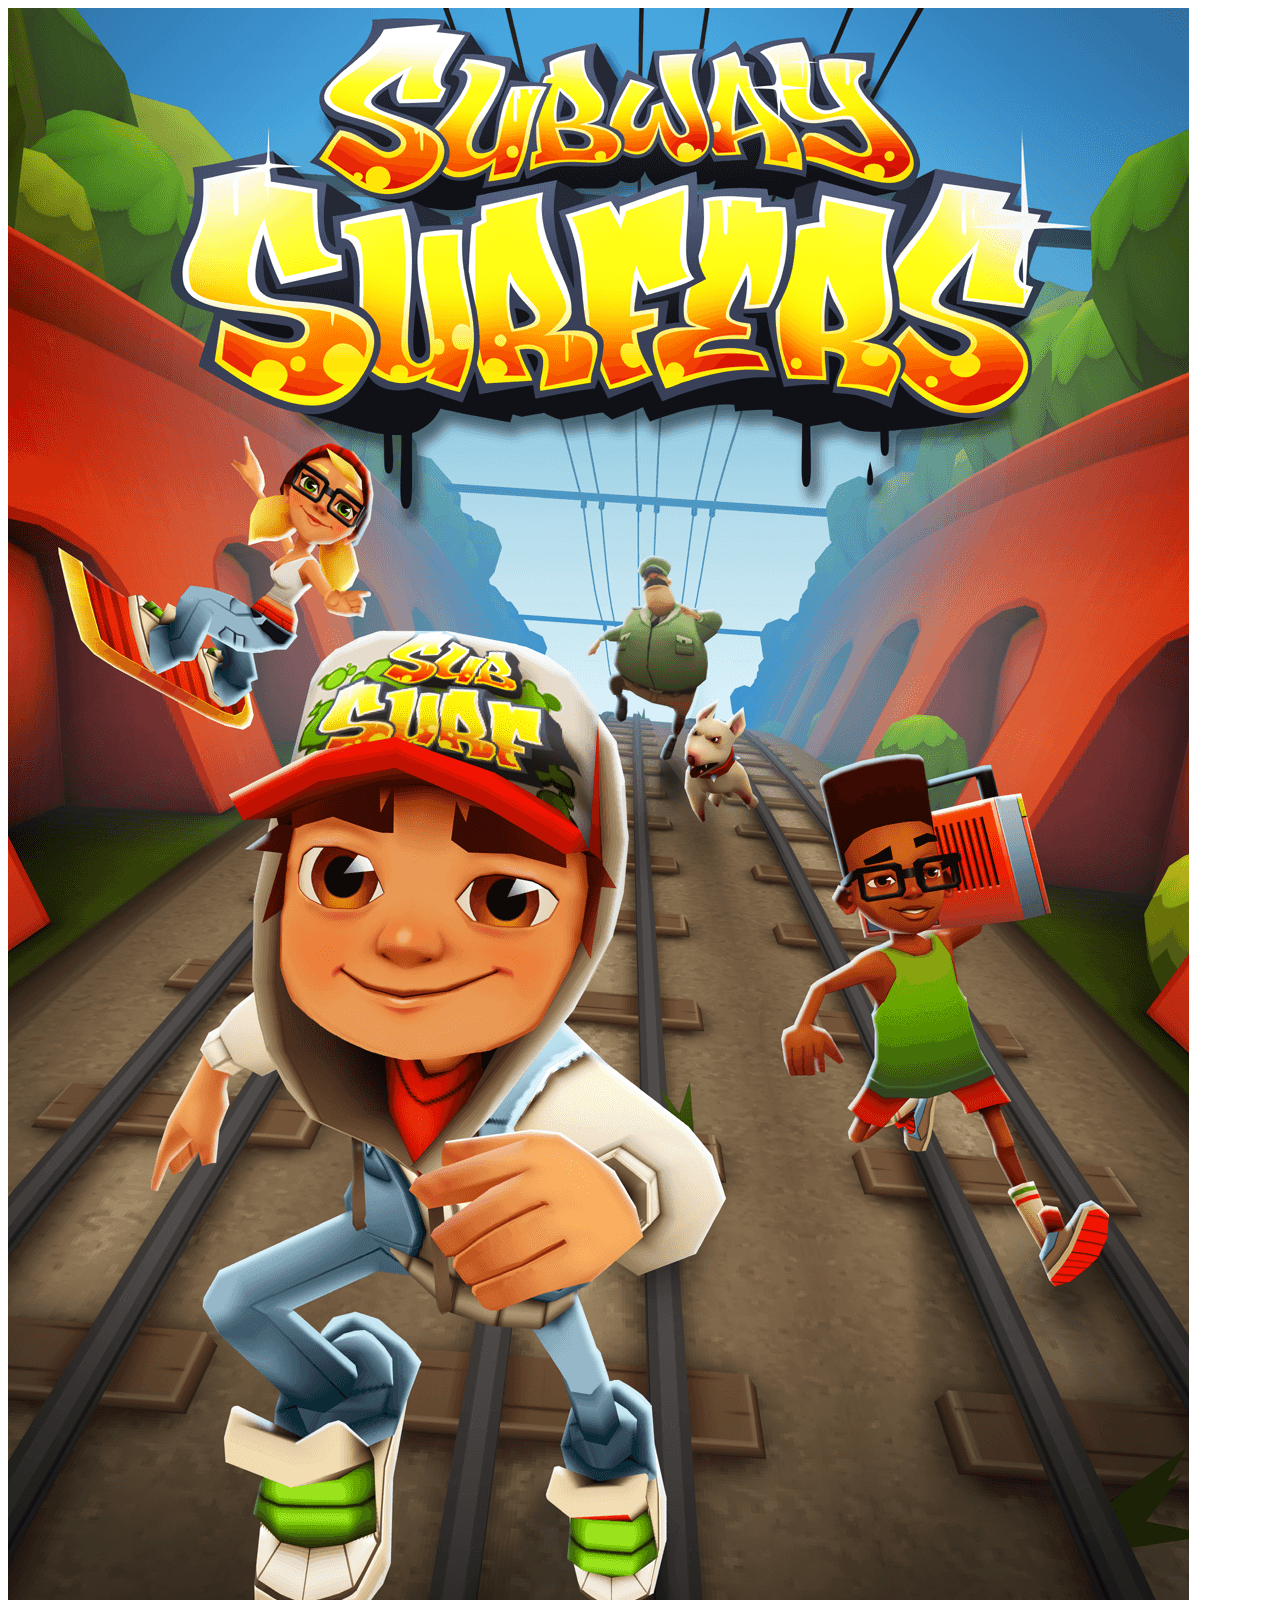
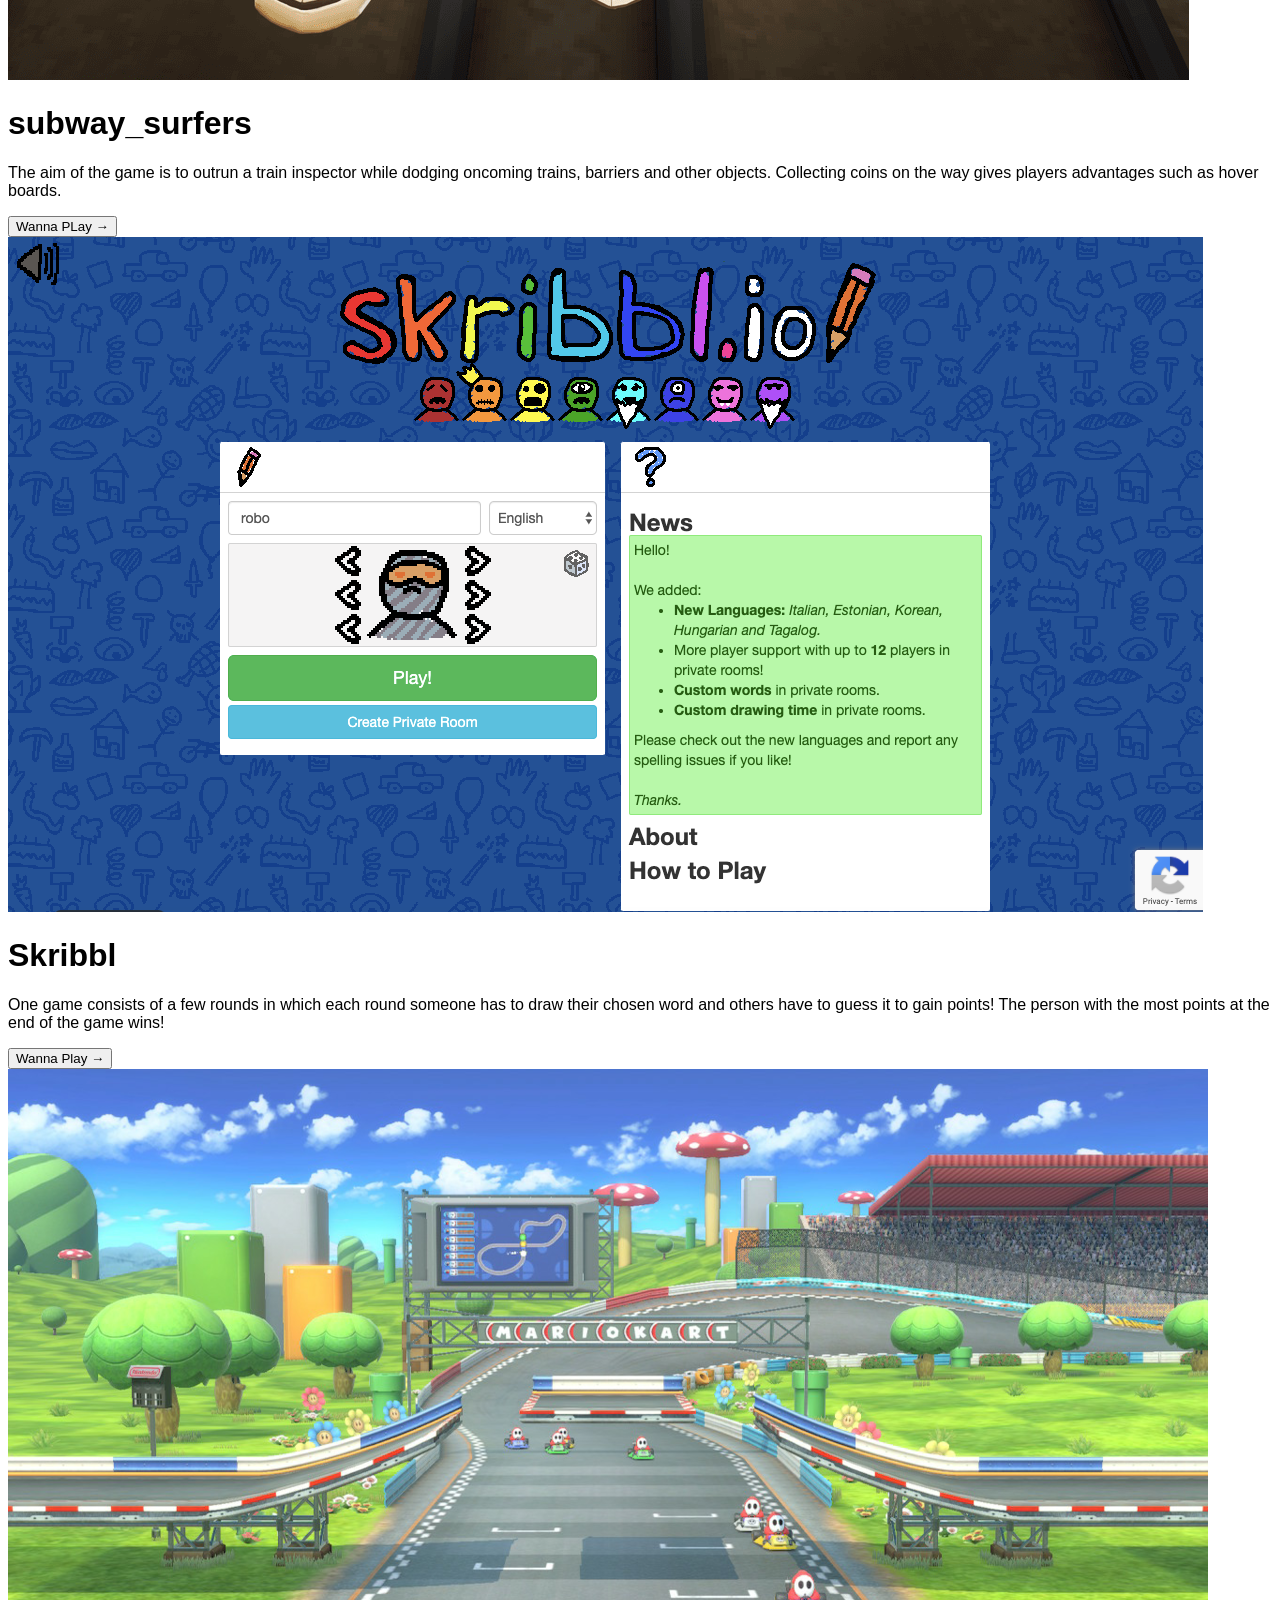
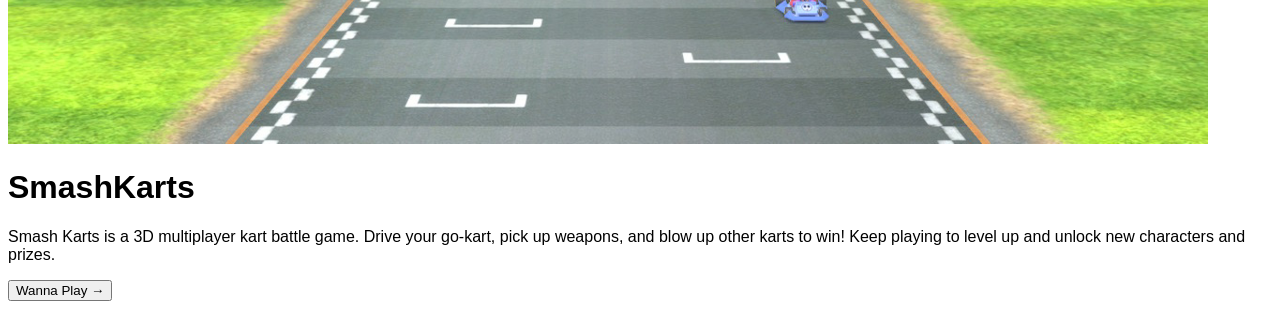
<file: index.html>
<!DOCTYPE html>
<html lang="en">
  <head>
    <meta charset="UTF-8" />
    <meta name="viewport" content="width=device-width, initial-scale=1.0" />
    <title>Maniac</title>

    <link rel="stylesheet" href="style.css" />
  </head>

  <body>
    <div class="grid">
      <div class="grid-item">
        <div class="card">
          <img class="card-img" src="./img/subway_surfers.png"  />
          <div class="card-content">
            <h1 class="card-header">subway_surfers</h1>
            <p class="card-text">
              The aim of the game is to outrun a train inspector 
              while dodging oncoming trains, barriers and other objects. 
              Collecting coins on the way gives players advantages such as hover boards.
            </p>
            <button class="card-btn">Wanna PLay <span>&rarr;</span></button>
          </div>
        </div>
      </div>
      <div class="grid-item">
        <div class="card">
          <img
            class="card-img"
            src="./img/skribble.png"
            
          />
          <div class="card-content">
            <h1 class="card-header">Skribbl</h1>
            <p class="card-text">
              One game consists of a few rounds in which each round someone has to draw their 
              chosen word and others have to guess it to gain points! The person with the most points at the end of the game wins!
              
            </p>
            <button class="card-btn">Wanna Play <span>&rarr;</span></button>
          </div>
        </div>
      </div>
      <div class="grid-item">
        <div class="card">
          <img class="card-img" src="./img/smashkarts.png"/>
          <div class="card-content">
            <h1 class="card-header">SmashKarts</h1>
            <p class="card-text">
              Smash Karts is a 3D multiplayer kart battle game. Drive your go-kart, 
              pick up weapons, and blow up other karts to win! Keep playing to level up and unlock new characters and prizes.
            </p>
            <button class="card-btn">Wanna Play <span>&rarr;</span></button>
          </div>
        </div>
      </div>
    </div>
  </body>
</html>
</file>
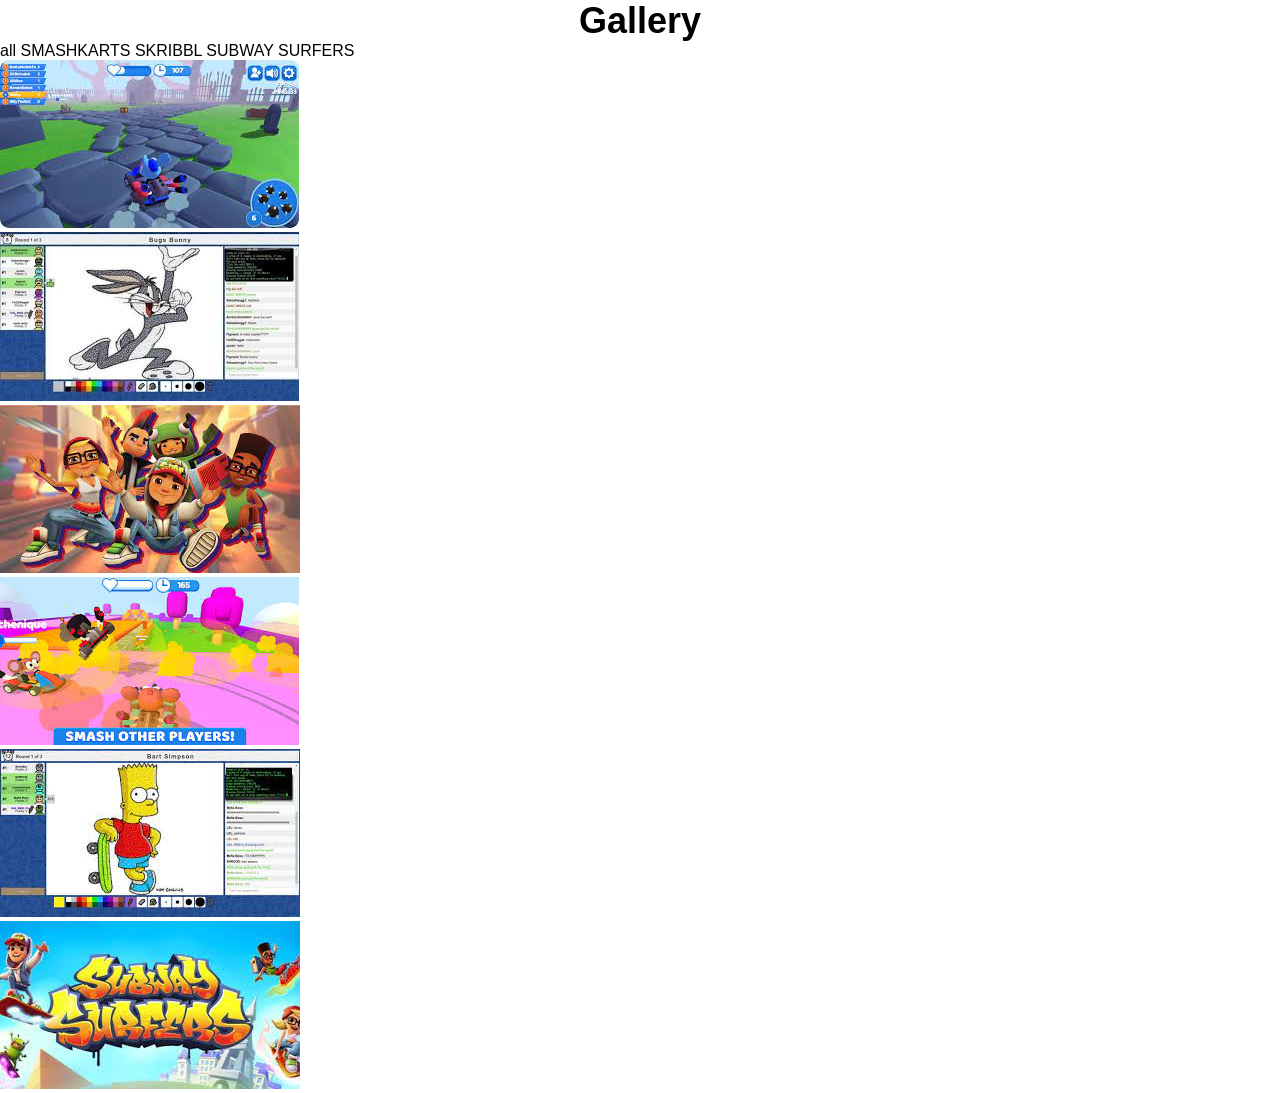
<file: gallery.html>
<!DOCTYPE html>
<html lang="en">
<head>
  <title>gallery
  </title>


  <meta charset="utf-8">
  <meta name="viewport" content="width=device-width, initial-scale=1">
  <link rel="stylesheet" href="css/style.css">
</head>
<body>
	<h2>
		
			<div class="rrr">
				<h2>
					<center>Gallery</center>

				</h2>

			</div>
			
		
		
		
	</h2>
	

<section class="gallery">
	<div class="container">
		<div class="row">
			<div class="gallery-filter">
				<span class="filter-item active" data-filter="all">all</span>
				<span class="filter-item" data-filter="smashkarts">SMASHKARTS</span>
				<span class="filter-item" data-filter="skribbl">SKRIBBL</span>
				<span class="filter-item" data-filter="subwaysurfers">SUBWAY SURFERS</span>
			</div>
		</div>
		<div class="row">
			<!-- gallery item start -->
			<div class="gallery-item smashkarts">
				<div class="gallery-item-inner"> 
					<img src="img/smashkarts1.jpg"  >
				</div>
			</div>
			<!-- gallery item end -->
			<!-- gallery item start -->
			<div class="gallery-item skribbl">
				<div class="gallery-item-inner">
					<img src="img/skrible1.jpg">
				</div>
			</div>
			<!-- gallery item end -->
			<!-- gallery item start -->
			<div class="gallery-item subwaysurfers">
				<div class="gallery-item-inner">
					<img src="img/subwaysurfers1.jpg" >
				</div>
			</div>
			<!-- gallery item end -->
			<!-- gallery item start -->
			<div class="gallery-item smashkarts">
				<div class="gallery-item-inner">
					<img src="img/smashkarts2.jpg" >
				</div>
			</div>
			<!-- gallery item end -->
			<!-- gallery item start -->
			<div class="gallery-item skribbl">
				<div class="gallery-item-inner">
					<img src="img/skribbl2.jpg" >
				</div>
			</div>
			<!-- gallery item end -->
			<!-- gallery item start -->
			<div class="gallery-item subwaysurfers">
				<div class="gallery-item-inner">
					<img src="img/subwaysurfers2.jpg" >
				</div>
			</div>
			<!-- gallery item end -->
		</div>
	</div>
</section>

<script src="js/script.js"></script>
</body>
</html>
</file>
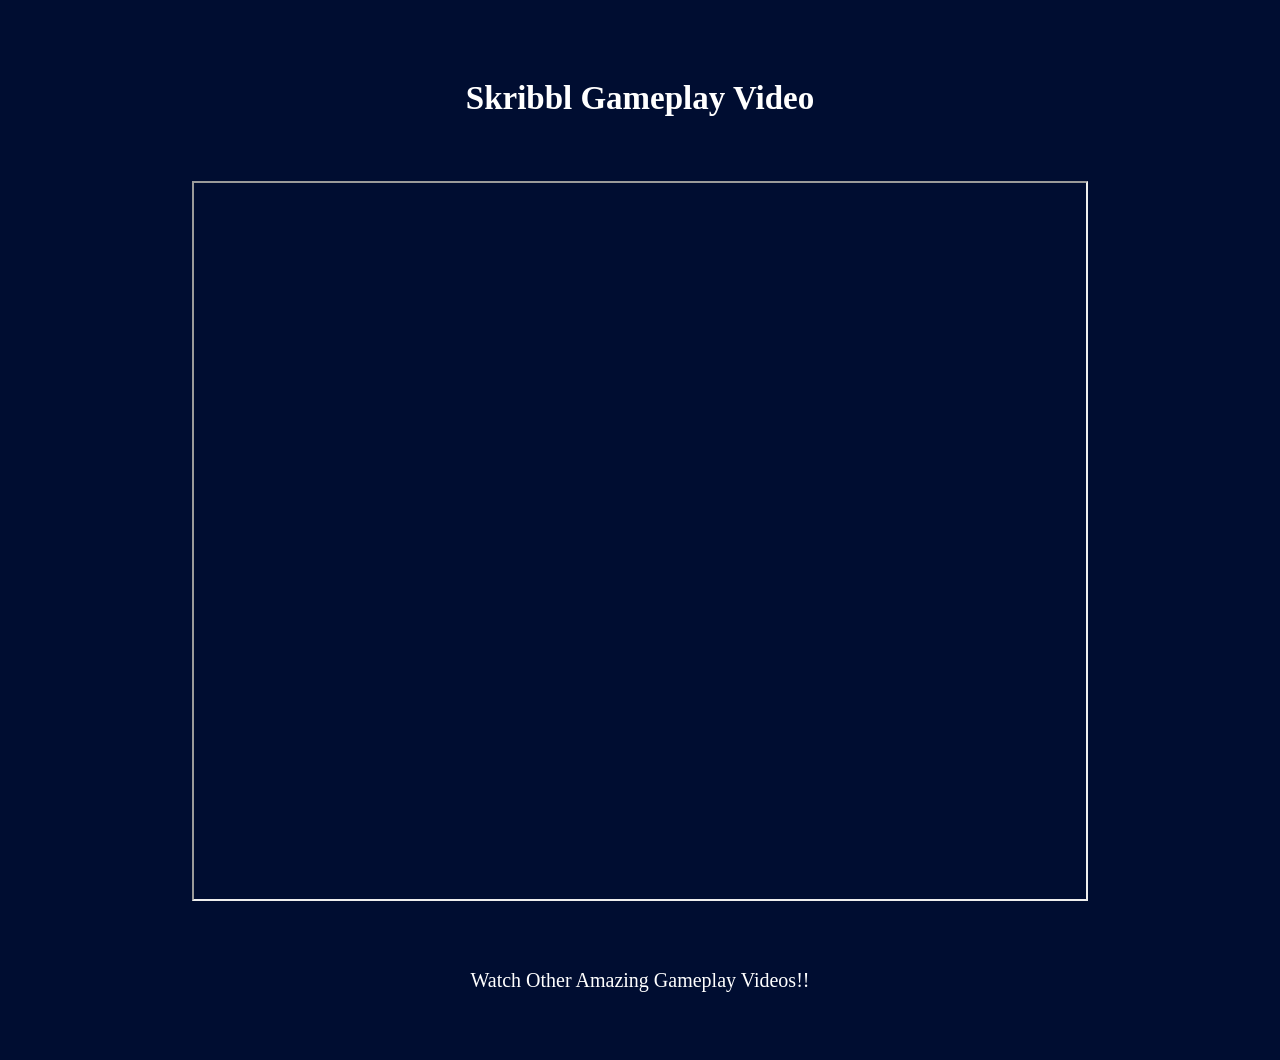
<file: skribbl-video.html>
<!DOCTYPE html>
<html lang="en">
<head>
    <meta charset="UTF-8">
    <meta http-equiv="X-UA-Compatible" content="IE=edge">
    <meta name="viewport" content="width=device-width, initial-scale=1.0">
    <title>Watch Now</title>
    <link rel="stylesheet" href="./video.css">
</head>
<body>
    <div class="main-container">
        <div class="video-head">
            <h2>Skribbl Gameplay Video</h2>
        </div>
        <div class="video-section">
            <iframe src="https://youtube.com/embed/Dy38f4-ZuxU" class="video-frame"></iframe>
        </div>
        <div class="other">
            <div class="other-head">
                <p>Watch Other Amazing Gameplay Videos!!</p>
            </div>
        </div>
    </div>
</body>
</html>
</file>
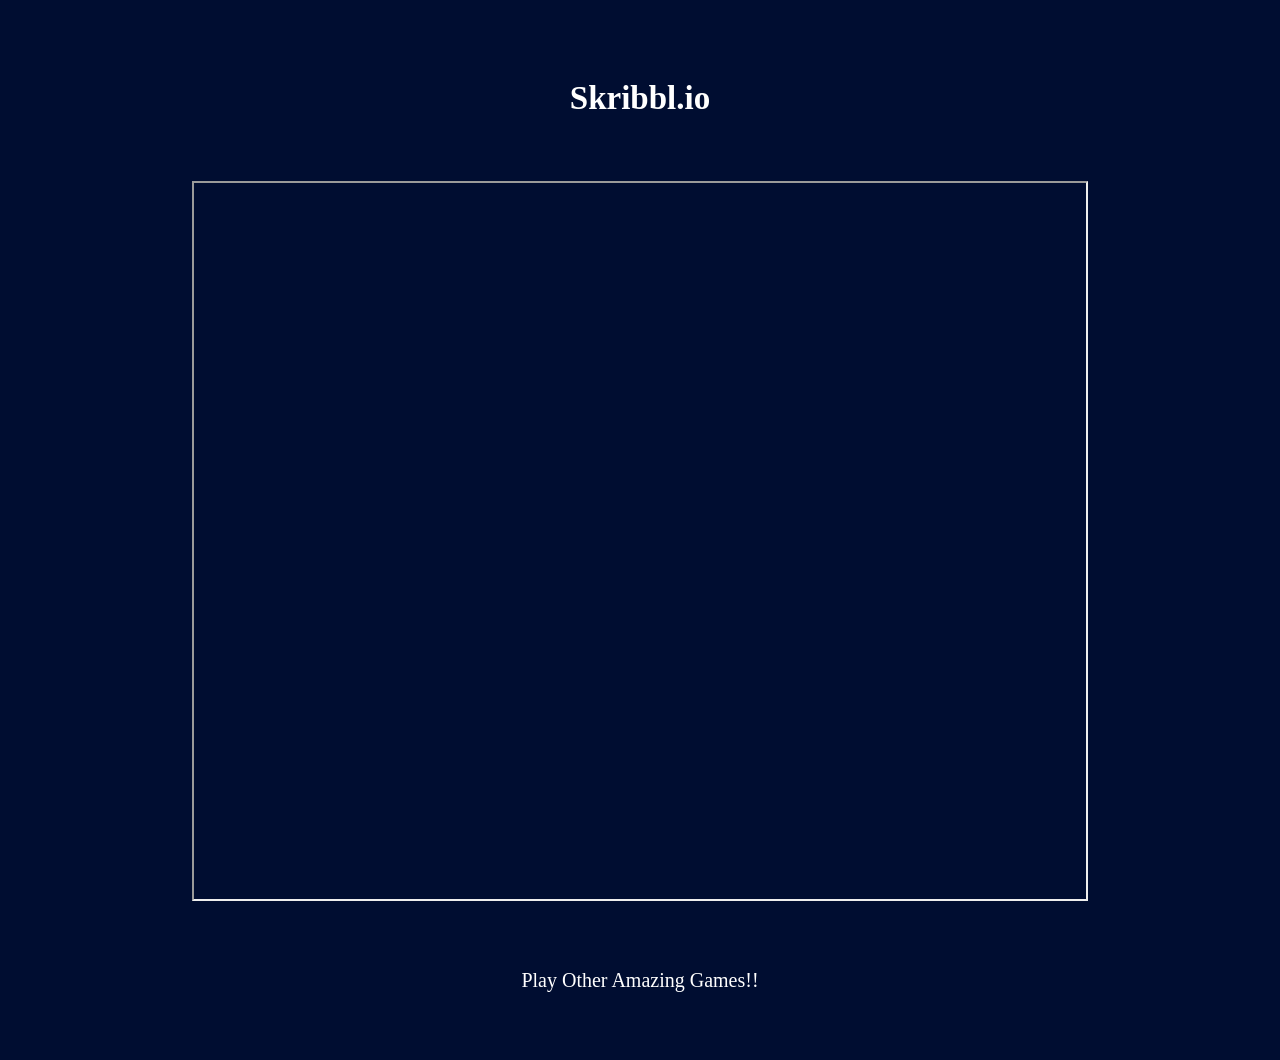
<file: skribbl.html>
<!DOCTYPE html>
<html lang="en">
<head>
    <meta charset="UTF-8">
    <meta http-equiv="X-UA-Compatible" content="IE=edge">
    <meta name="viewport" content="width=device-width, initial-scale=1.0">
    <title>Play Now</title>
    <link rel="stylesheet" href="./game.css">
</head>
<body>
    <div class="main-container">
        <div class="game-head">
            <h2>Skribbl.io</h2>
        </div>
        <div class="game-section">
            <iframe src="https://skribbl.io/" class="game-frame"></iframe>
        </div>
        <div class="other">
            <div class="other-head">
                <p>Play Other Amazing Games!!</p>
            </div>
        </div>
    </div>
</body>
</html>
</file>
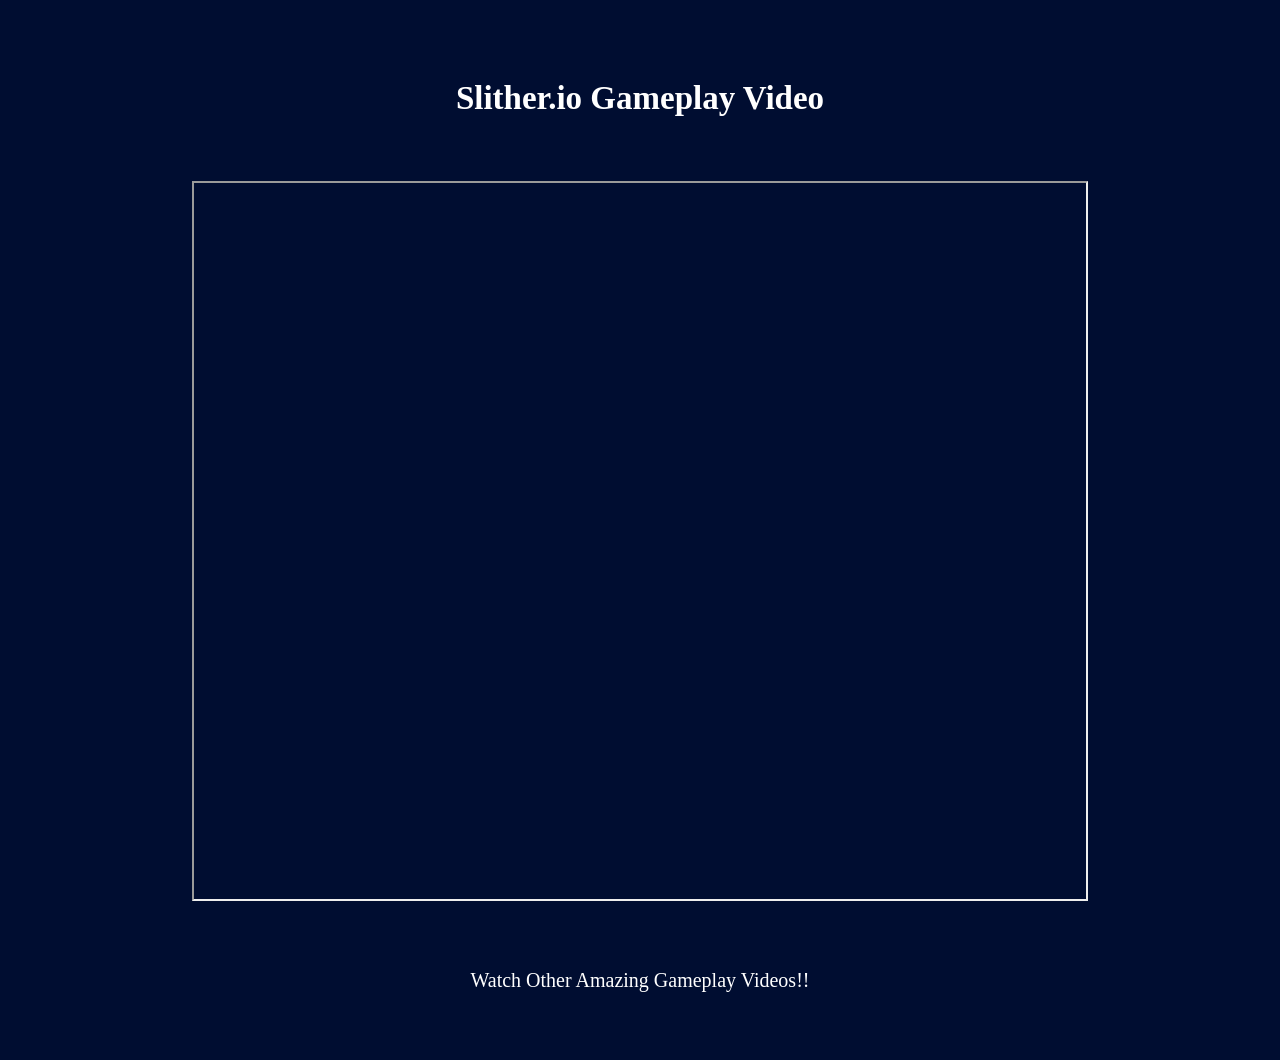
<file: slither-video.html>
<!DOCTYPE html>
<html lang="en">
<head>
    <meta charset="UTF-8">
    <meta http-equiv="X-UA-Compatible" content="IE=edge">
    <meta name="viewport" content="width=device-width, initial-scale=1.0">
    <title>Watch Now</title>
    <link rel="stylesheet" href="./video.css">
</head>
<body>
    <div class="main-container">
        <div class="video-head">
            <h2>Slither.io Gameplay Video</h2>
        </div>
        <div class="video-section">
            <iframe src="https://youtube.com/embed/xft8N_2dXXQ" class="video-frame"></iframe>
        </div>
        <div class="other">
            <div class="other-head">
                <p>Watch Other Amazing Gameplay Videos!!</p>
            </div>
        </div>
    </div>
</body>
</html>
</file>
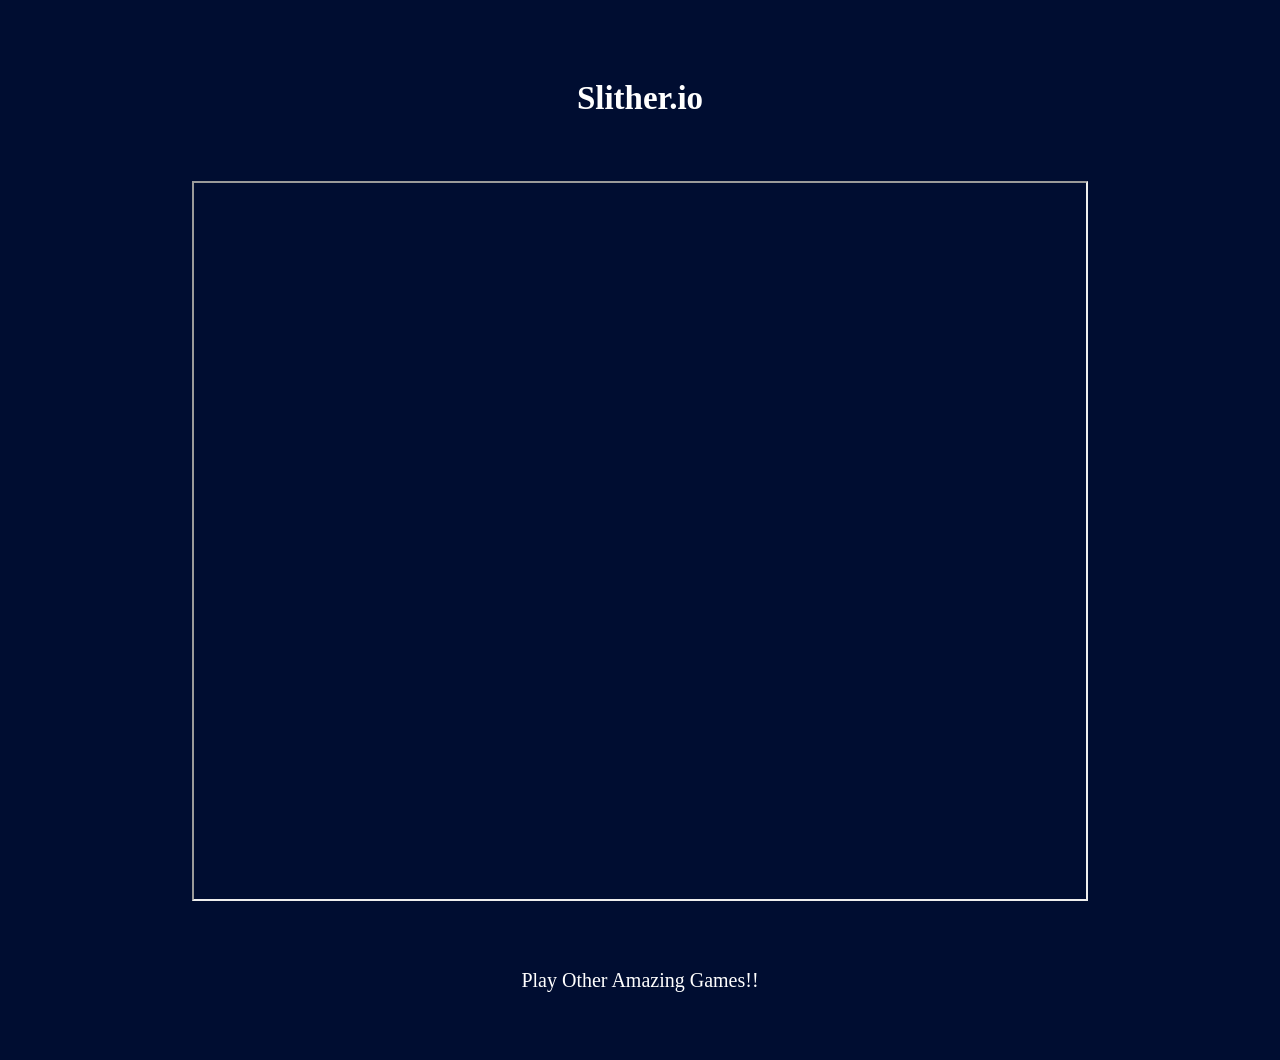
<file: slither.html>
<!DOCTYPE html>
<html lang="en">
<head>
    <meta charset="UTF-8">
    <meta http-equiv="X-UA-Compatible" content="IE=edge">
    <meta name="viewport" content="width=device-width, initial-scale=1.0">
    <title>Play Now</title>
    <link rel="stylesheet" href="./game.css">
</head>
<body>
    <div class="main-container">
        <div class="game-head">
            <h2>Slither.io</h2>
        </div>
        <div class="game-section">
            <iframe src="http://slither.io/" class="game-frame"></iframe>
        </div>
        <div class="other">
            <div class="other-head">
                <p>Play Other Amazing Games!!</p>
            </div>
        </div>
    </div>
</body>
</html>
</file>
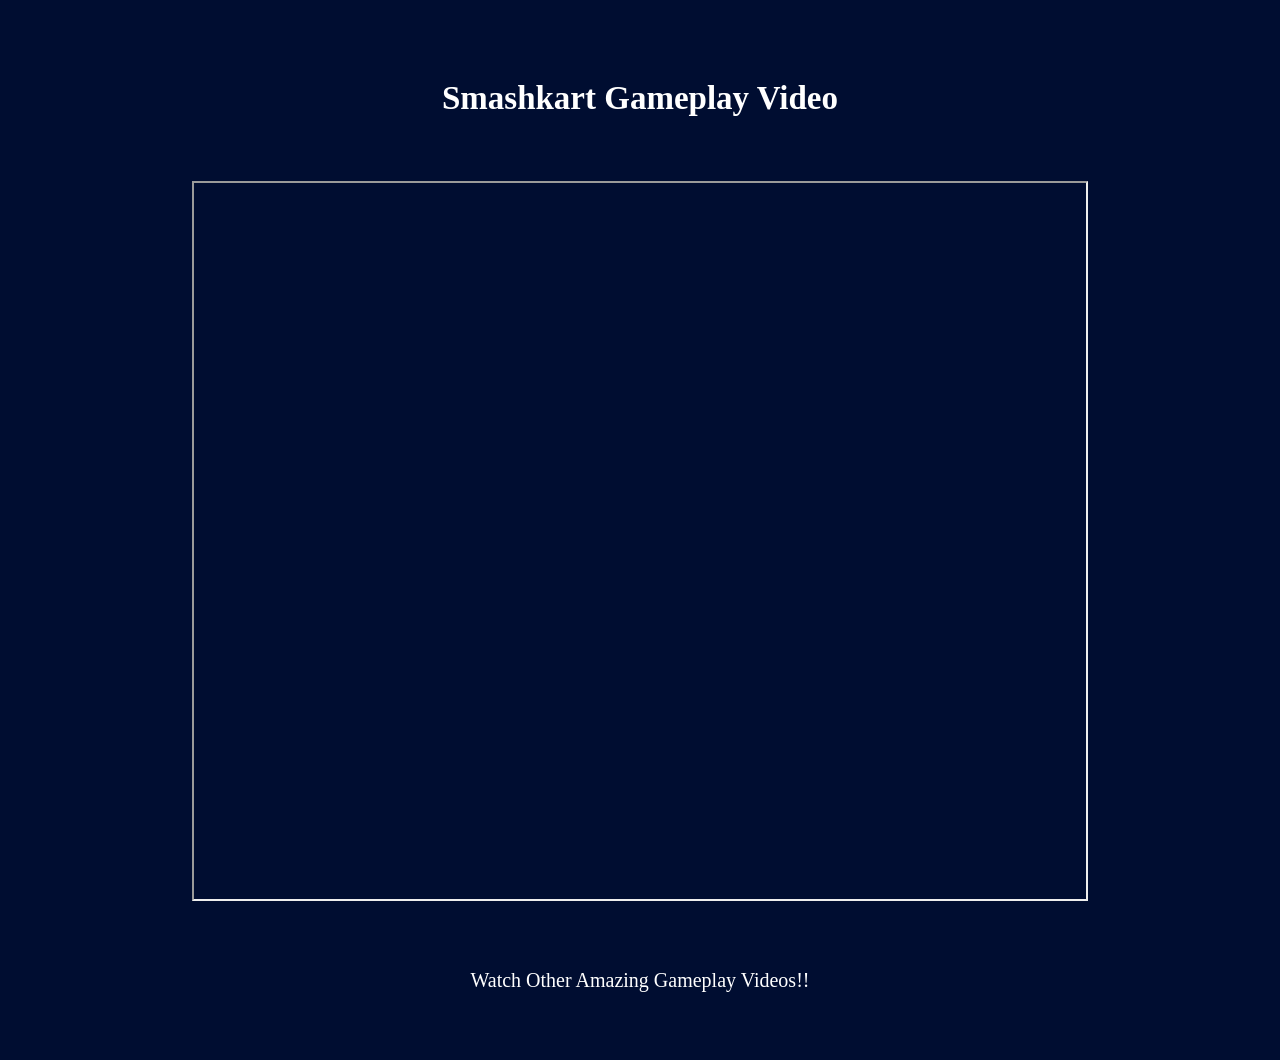
<file: smashkart-video.html>
<!DOCTYPE html>
<html lang="en">
<head>
    <meta charset="UTF-8">
    <meta http-equiv="X-UA-Compatible" content="IE=edge">
    <meta name="viewport" content="width=device-width, initial-scale=1.0">
    <title>Watch Now</title>
    <link rel="stylesheet" href="./video.css">
</head>
<body>
    <div class="main-container">
        <div class="video-head">
            <h2>Smashkart Gameplay Video</h2>
        </div>
        <div class="video-section">
            <iframe src="https://youtube.com/embed/5n9IoLXS2Og" class="video-frame"></iframe>
        </div>
        <div class="other">
            <div class="other-head">
                <p>Watch Other Amazing Gameplay Videos!!</p>
            </div>
        </div>
    </div>
</body>
</html>
</file>
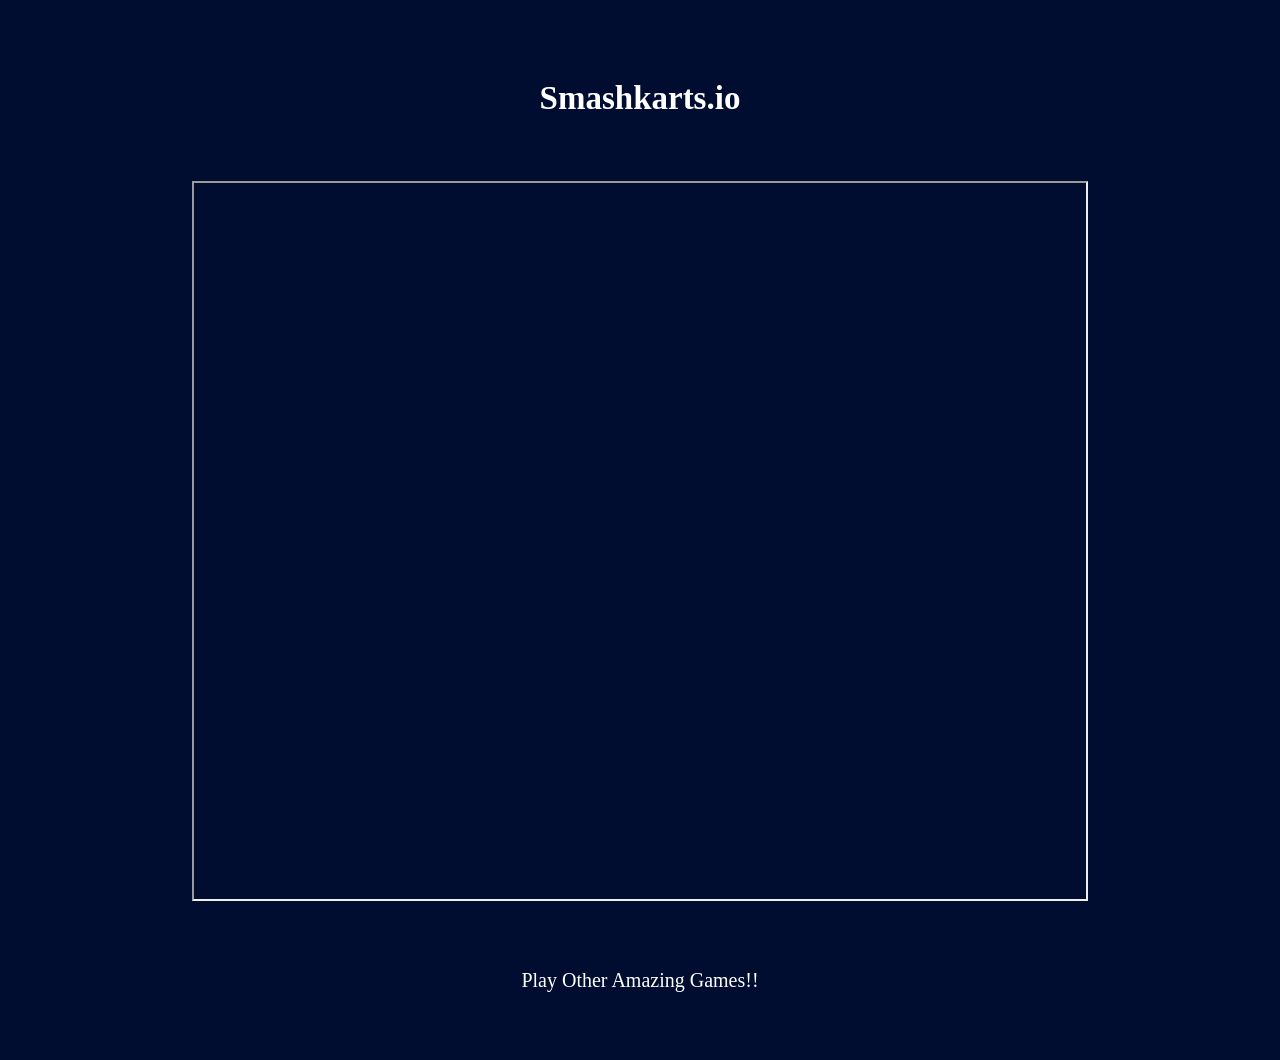
<file: smashkarts.html>
<!DOCTYPE html>
<html lang="en">
<head>
    <meta charset="UTF-8">
    <meta http-equiv="X-UA-Compatible" content="IE=edge">
    <meta name="viewport" content="width=device-width, initial-scale=1.0">
    <title>Play Now</title>
    <link rel="stylesheet" href="./game.css">
</head>
<body>
    <div class="main-container">
        <div class="game-head">
            <h2>Smashkarts.io</h2>
        </div>
        <div class="game-section">
            <iframe src="https://smashkarts.io/" class="game-frame"></iframe>
        </div>
        <div class="other">
            <div class="other-head">
                <p>Play Other Amazing Games!!</p>
            </div>
        </div>
    </div>
</body>
</html>
</file>
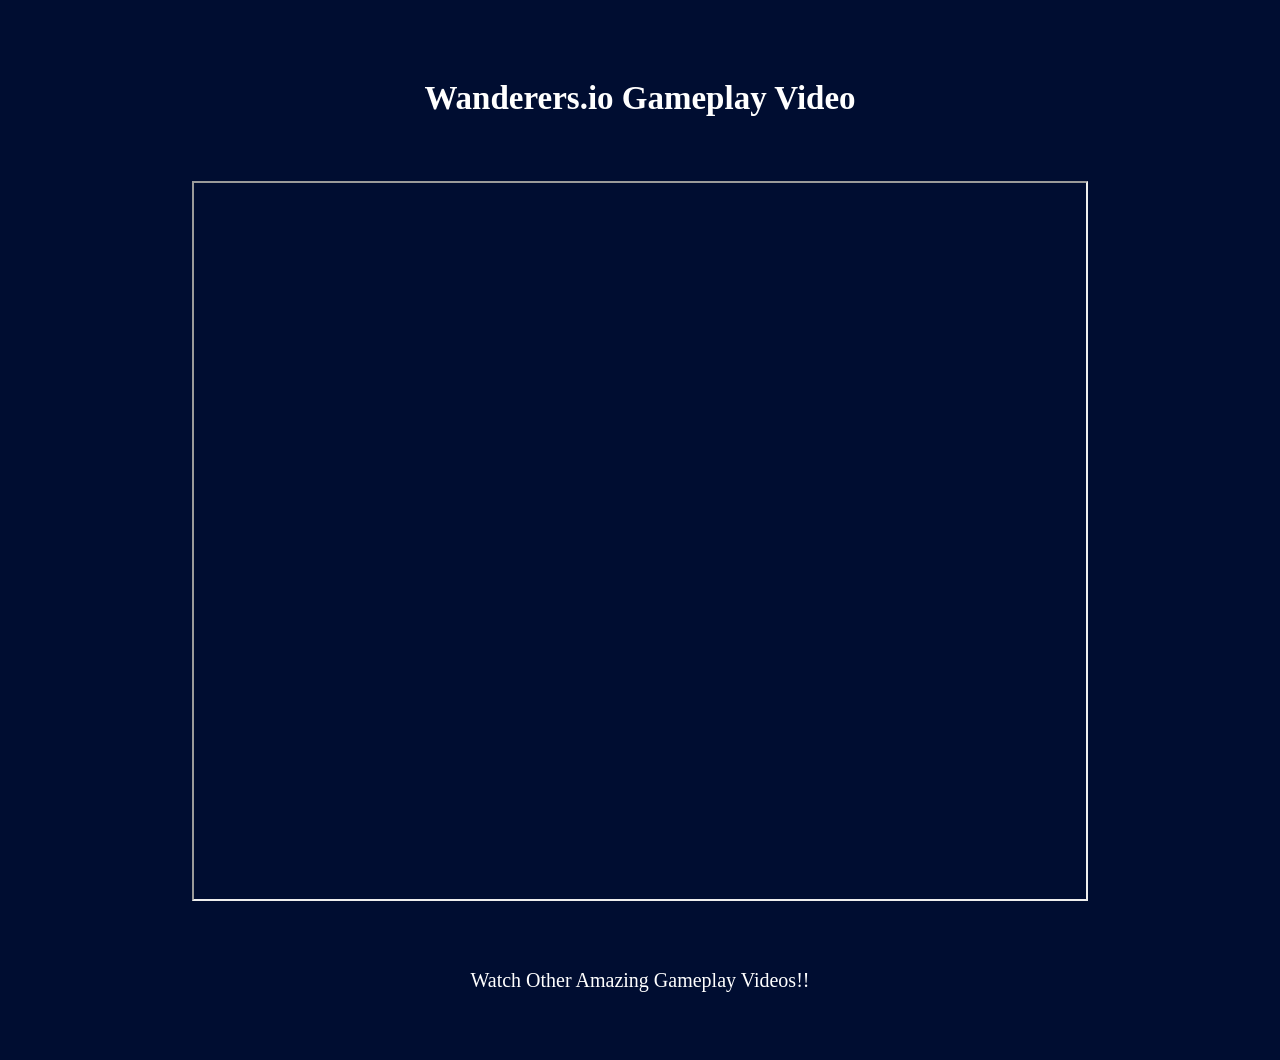
<file: wanderers-video.html>
<!DOCTYPE html>
<html lang="en">
<head>
    <meta charset="UTF-8">
    <meta http-equiv="X-UA-Compatible" content="IE=edge">
    <meta name="viewport" content="width=device-width, initial-scale=1.0">
    <title>Watch Now</title>
    <link rel="stylesheet" href="./video.css">
</head>
<body>
    <div class="main-container">
        <div class="video-head">
            <h2>Wanderers.io Gameplay Video</h2>
        </div>
        <div class="video-section">
            <iframe src="https://youtube.com/embed/RB0Z-ff281U" class="video-frame"></iframe>
        </div>
        <div class="other">
            <div class="other-head">
                <p>Watch Other Amazing Gameplay Videos!!</p>
            </div>
        </div>
    </div>
</body>
</html>
</file>
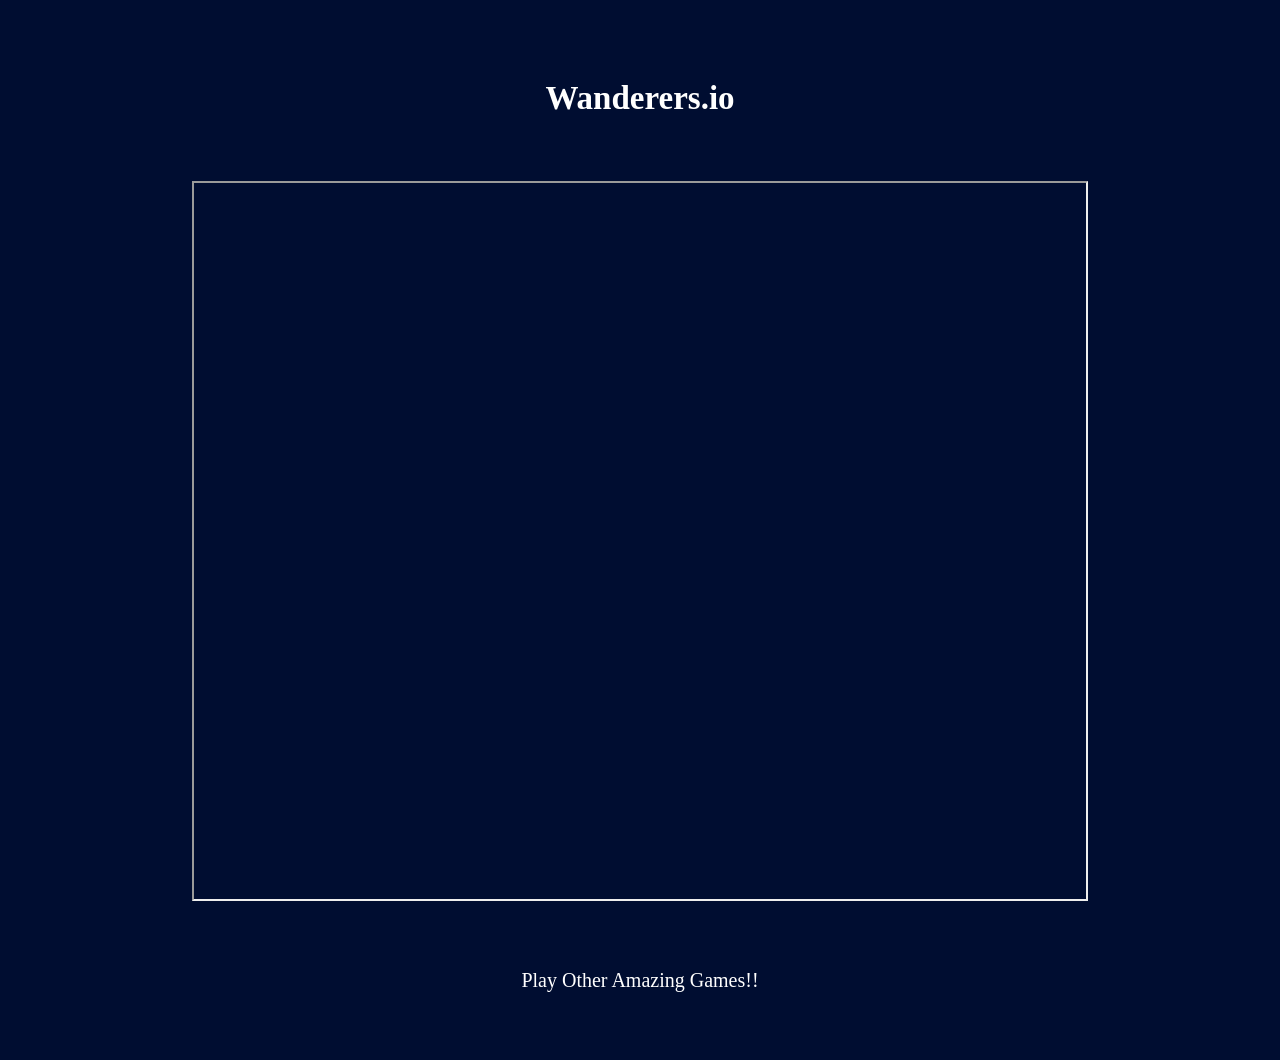
<file: wanderers.html>
<!DOCTYPE html>
<html lang="en">
<head>
    <meta charset="UTF-8">
    <meta http-equiv="X-UA-Compatible" content="IE=edge">
    <meta name="viewport" content="width=device-width, initial-scale=1.0">
    <title>Play Now</title>
    <link rel="stylesheet" href="./game.css">
</head>
<body>
    <div class="main-container">
        <div class="game-head">
            <h2>Wanderers.io</h2>
        </div>
        <div class="game-section">
            <iframe src="https://wanderers.io/" class="game-frame"></iframe>
        </div>
        <div class="other">
            <div class="other-head">
                <p>Play Other Amazing Games!!</p>
            </div>
        </div>
    </div>
</body>
</html>
</file>
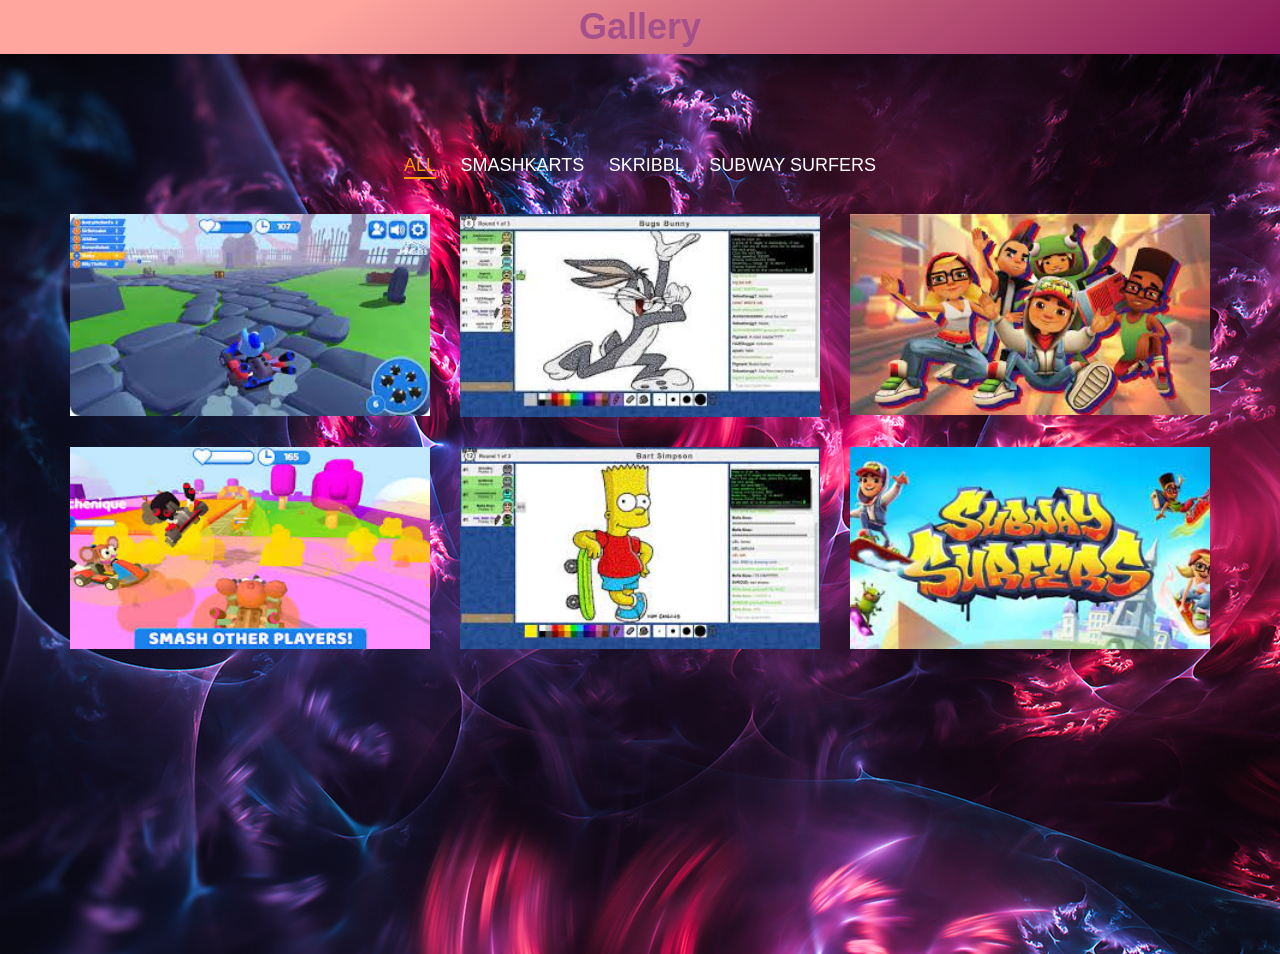
<file: link/gallery.html>
<!DOCTYPE html>
<html lang="en">
<head>
  <title>gallery
  </title>


  <meta charset="utf-8">
  <meta name="viewport" content="width=device-width, initial-scale=1">
  <link rel="stylesheet" href="/css/gallery.css">
</head>
<body>
	<h2>
		
			<div class="rrr">
				<h2>
					<center>Gallery</center>

				</h2>

			</div>
			
		
		
		
	</h2>
	

<section class="gallery">
	<div class="container">
		<div class="row">
			<div class="gallery-filter">
				<span class="filter-item active" data-filter="all">all</span>
				<span class="filter-item" data-filter="smashkarts">SMASHKARTS</span>
				<span class="filter-item" data-filter="skribbl">SKRIBBL</span>
				<span class="filter-item" data-filter="subwaysurfers">SUBWAY SURFERS</span>
			</div>
		</div>
		<div class="row">
			<!-- gallery item start -->
			<div class="gallery-item smashkarts">
				<div class="gallery-item-inner"> 
					<img src="/assets/Gallery/smashkarts1.jpg"  >
				</div>
			</div>
			<!-- gallery item end -->
			<!-- gallery item start -->
			<div class="gallery-item skribbl">
				<div class="gallery-item-inner">
					<img src="/assets/Gallery/skrible1.jpg">
				</div>
			</div>
			<!-- gallery item end -->
			<!-- gallery item start -->
			<div class="gallery-item subwaysurfers">
				<div class="gallery-item-inner">
					<img src="/assets/Gallery/subwaysurfers1.jpg" >
				</div>
			</div>
			<!-- gallery item end -->
			<!-- gallery item start -->
			<div class="gallery-item smashkarts">
				<div class="gallery-item-inner">
					<img src="/assets/Gallery/smashkarts2.jpg" >
				</div>
			</div>
			<!-- gallery item end -->
			<!-- gallery item start -->
			<div class="gallery-item skribbl">
				<div class="gallery-item-inner">
					<img src="/assets/Gallery/skribbl2.jpg" >
				</div>
			</div>
			<!-- gallery item end -->
			<!-- gallery item start -->
			<div class="gallery-item subwaysurfers">
				<div class="gallery-item-inner">
					<img src="/assets/Gallery/subwaysurfers2.jpg" >
				</div>
			</div>
			<!-- gallery item end -->
		</div>
	</div>
</section>

<script src="/js/gallery.js"></script>
</body>
</html>
</file>
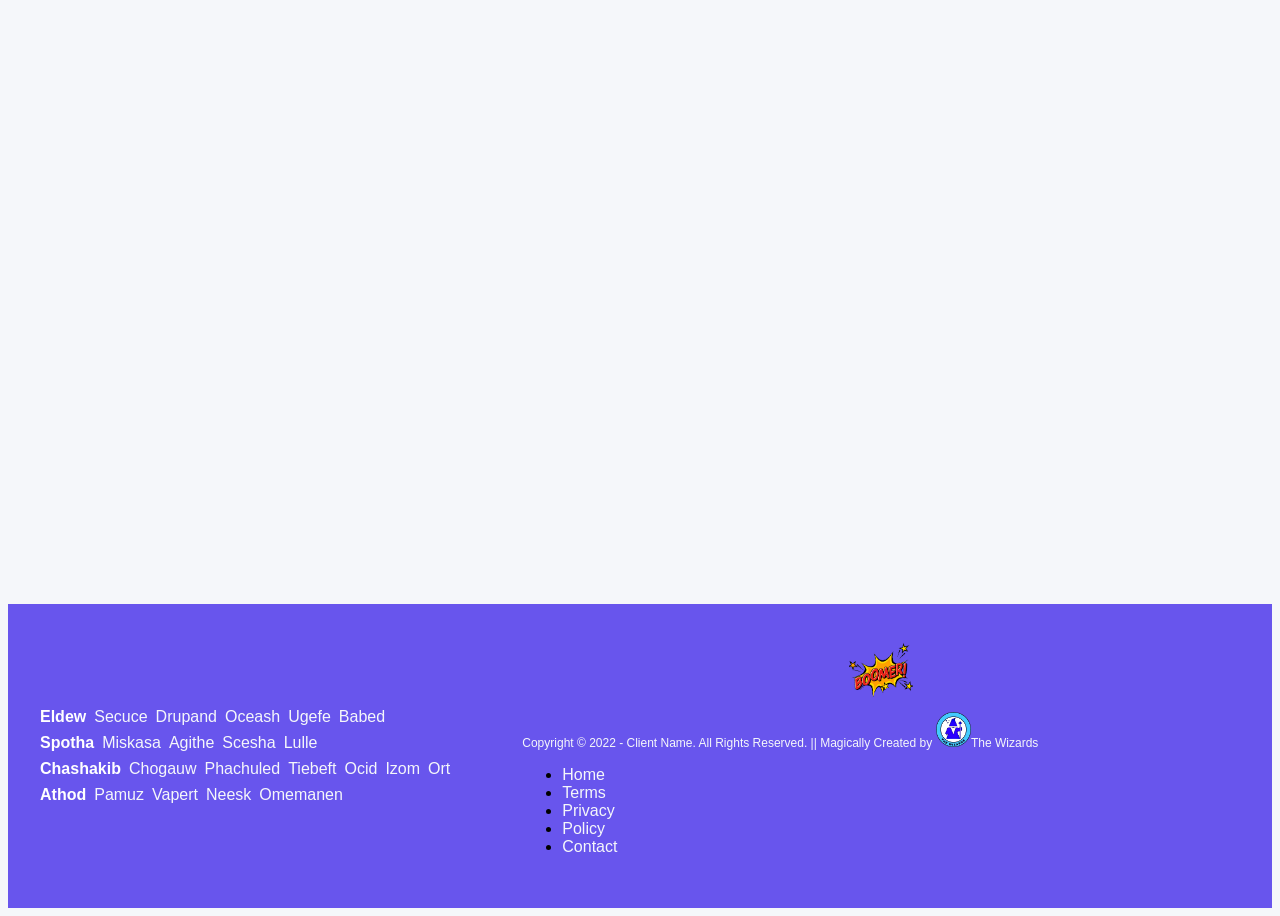
<file: assets/links/footer.html>
<!DOCTYPE html>
<html lang="en">
<head>
    <meta charset="UTF-8">
    <meta http-equiv="X-UA-Compatible" content="IE=edge">
    <meta name="viewport" content="width=device-width, initial-scale=1.0">
    <title>footer</title>
    <link rel="stylesheet" href="../css/footer.css">
    <link rel="stylesheet" href="../css/copyright.css">
</head>
<body>
    
<div class="main"></div>
<div class="footer">
  <div class="bubbles">
    <div class="bubble" style="--size:5.8227020124631395rem; --distance:9.285835365771415rem; --position:14.232240244672557%; --time:2.284428800344564s; --delay:-2.3371444079588417s;"></div>
    <div class="bubble" style="--size:4.050190710418555rem; --distance:8.509945885652979rem; --position:48.04183700065677%; --time:3.6809671046000187s; --delay:-3.37369394633357s;background: #00fff3;"></div>
    <div class="bubble" style="--size:4.194803693414077rem; --distance:8.807762414340154rem; --position:-1.8575400931642738%; --time:3.483224638942562s; --delay:-3.7099917832935287s;"></div>
    <div class="bubble" style="--size:4.982461381440623rem; --distance:8.291207772932031rem; --position:2.2393221903719063%; --time:3.6621409270278775s; --delay:-3.0080266642594378s;"></div>
    <div class="bubble" style="--size:5.492385168131362rem; --distance:7.413906106677327rem; --position:40.553810967830636%; --time:3.4152671148701894s; --delay:-3.256183266558474s;background: #00fff3;"></div>
    <div class="bubble" style="--size:4.202052401404276rem; --distance:7.331938969164953rem; --position:68.78354420144406%; --time:2.840962310482614s; --delay:-2.4099075686171174s;"></div>
    <div class="bubble" style="--size:4.5822052854457755rem; --distance:9.651858077481005rem; --position:37.04715602276636%; --time:3.502083368740899s; --delay:-3.7166138832871347s;background: #00fff3;"></div>
    <div class="bubble" style="--size:2.282988566688508rem; --distance:8.747746658490001rem; --position:71.34616438570066%; --time:2.7850919906462535s; --delay:-3.389063451544456s;"></div>
    <div class="bubble" style="--size:2.2826899432606425rem; --distance:8.159146387045638rem; --position:76.64661960930333%; --time:2.797732906593872s; --delay:-2.432312472992196s;background: #00fff3;"></div>
    <div class="bubble" style="--size:2.301361683783094rem; --distance:8.719780702256237rem; --position:42.285161114063754%; --time:2.5552617377032s; --delay:-2.1775088902867634s;"></div>
    <div class="bubble" style="--size:4.237798151694281rem; --distance:7.014771866515746rem; --position:45.98464485126668%; --time:3.4981349795971948s; --delay:-2.2772016321483926s;"></div>
    <div class="bubble" style="--size:2.6286834264584504rem; --distance:9.646869603786536rem; --position:98.12724485488415%; --time:3.000093602939218s; --delay:-3.642498644298402s;"></div>
    <div class="bubble" style="--size:4.409485504372977rem; --distance:9.860460457639393rem; --position:60.52091782361913%; --time:2.9823465522508297s; --delay:-2.440068212883354s;"></div>
    <div class="bubble" style="--size:2.8110339456359137rem; --distance:6.52784879968109rem; --position:92.93474720522417%; --time:3.64946319256715s; --delay:-2.606067774211985s;"></div>
    <div class="bubble" style="--size:5.726332874607108rem; --distance:7.5055335829193925rem; --position:-4.984952081074723%; --time:3.18841909644998s; --delay:-2.0974430036136185s;"></div>
    <div class="bubble" style="--size:4.391256357405295rem; --distance:9.850103562894486rem; --position:56.22232398059255%; --time:3.0987384213966145s; --delay:-2.6143036600908824s;"></div>
    <div class="bubble" style="--size:2.1559814437718483rem; --distance:8.097945573030504rem; --position:72.76759212798336%; --time:3.7047559996620025s; --delay:-3.6560716006930183s;"></div>
    <div class="bubble" style="--size:2.6667013827568047rem; --distance:9.939356813782398rem; --position:42.277541084467444%; --time:2.574514116686513s; --delay:-3.706066844922175s;"></div>
    <div class="bubble" style="--size:3.0976404358388017rem; --distance:9.27415576172879rem; --position:4.700823485399345%; --time:2.757078327237726s; --delay:-2.751048108875711s;"></div>
    <div class="bubble" style="--size:2.772300812712543rem; --distance:8.942492926717854rem; --position:101.24781997490228%; --time:2.224408231370094s; --delay:-2.221716872986438s;"></div>
    <div class="bubble" style="--size:4.946386687994343rem; --distance:7.099660349196115rem; --position:43.58312369650382%; --time:3.3518702038351518s; --delay:-2.838680676429837s;"></div>
    <div class="bubble" style="--size:5.894100307337029rem; --distance:7.792468966614872rem; --position:69.1603954789879%; --time:2.513635545612566s; --delay:-3.0434001466781115s;background: #00fff3;"></div>
    <div class="bubble" style="--size:4.998827688136007rem; --distance:6.0927482835059905rem; --position:9.263972840805785%; --time:3.5102820150108425s; --delay:-3.0066948837840672s;"></div>
    <div class="bubble" style="--size:2.623438072258157rem; --distance:6.846420081498898rem; --position:8.110177109005862%; --time:2.713007319641172s; --delay:-3.5397073038188727s;"></div>
    <div class="bubble" style="--size:2.998035254957009rem; --distance:9.039187536171976rem; --position:9.145250948395379%; --time:2.858316078506674s; --delay:-3.6870933479695447s;"></div>
    <div class="bubble" style="--size:5.371021556796166rem; --distance:6.496277391092003rem; --position:19.419147182703465%; --time:2.5639496885448025s; --delay:-3.7852937174002714s;"></div>
    <div class="bubble" style="--size:3.2083000577958485rem; --distance:6.600882797769402rem; --position:3.742641779507416%; --time:2.0955522638669s; --delay:-2.4713383058238914s;"></div>
    <div class="bubble" style="--size:4.486085741691605rem; --distance:9.63441576775773rem; --position:52.46608663605158%; --time:3.4685859297090134s; --delay:-2.305920624581055s;"></div>
    <div class="bubble" style="--size:4.298007517588982rem; --distance:8.190279111434972rem; --position:87.73245529402664%; --time:3.958453567070839s; --delay:-2.8986190245311847s;"></div>
    <div class="bubble" style="--size:2.4064100154915327rem; --distance:8.907901680303176rem; --position:21.703444479998492%; --time:3.706362335317695s; --delay:-3.07956562785056s;"></div>
    <div class="bubble" style="--size:4.452697181593691rem; --distance:8.959889731785307rem; --position:48.09291228239861%; --time:2.817078037622193s; --delay:-2.9768165182961557s;background: #00fff3;"></div>
    <div class="bubble" style="--size:2.96320541246277rem; --distance:9.190012716720553rem; --position:43.63013330333842%; --time:3.363525408834997s; --delay:-2.5832945304499892s;"></div>
    <div class="bubble" style="--size:3.9853227644821407rem; --distance:9.37476104936596rem; --position:92.88581399076874%; --time:2.1601765460298337s; --delay:-3.5561957810975153s;"></div>
    <div class="bubble" style="--size:5.784479203672377rem; --distance:6.094713306129704rem; --position:98.47325588805035%; --time:3.4932742806971024s; --delay:-3.249895289599733s;"></div>
    <div class="bubble" style="--size:3.3125660212102037rem; --distance:6.515775164586257rem; --position:18.029223413536148%; --time:2.773596875017176s; --delay:-2.3557361318588304s;"></div>
    <div class="bubble" style="--size:3.0385604146439187rem; --distance:9.327294698082097rem; --position:31.4708773528778%; --time:2.372618361971031s; --delay:-3.2361297359751786s;"></div>
    <div class="bubble" style="--size:2.9040696776107033rem; --distance:7.885538040265959rem; --position:84.33901205952492%; --time:2.9147393128964536s; --delay:-2.2142206743280144s;"></div>
    <div class="bubble" style="--size:2.762372670165668rem; --distance:9.775328565853146rem; --position:17.137940446815005%; --time:2.401402422760666s; --delay:-2.0090114634048675s;"></div>
    <div class="bubble" style="--size:3.211247205293316rem; --distance:6.655488679782019rem; --position:60.244587026191894%; --time:2.8904022722159013s; --delay:-2.382913551453482s;background: #00fff3;"></div>
    <div class="bubble" style="--size:2.9941713797988063rem; --distance:9.682358214690161rem; --position:54.92884886437513%; --time:2.987687616376107s; --delay:-3.2609616112431854s;"></div>
    <div class="bubble" style="--size:4.291855003030481rem; --distance:6.050627799643438rem; --position:3.680722406181289%; --time:2.441180034970567s; --delay:-3.895280091862684s;"></div>
    <div class="bubble" style="--size:5.0951023343246415rem; --distance:6.827423096592492rem; --position:34.448489271601524%; --time:3.621284157722522s; --delay:-2.014216800777336s;"></div>
    <div class="bubble" style="--size:4.876132231708131rem; --distance:8.832368874038453rem; --position:50.70643193311792%; --time:3.4368394641611575s; --delay:-2.451084628655807s;"></div>
    <div class="bubble" style="--size:5.994247171958899rem; --distance:8.368499430897128rem; --position:53.93478354547617%; --time:3.209199551937574s; --delay:-2.759244787280067s;background: #00fff3;"></div>
    <div class="bubble" style="--size:3.477666209419433rem; --distance:9.354544596835686rem; --position:58.645849482355%; --time:2.3016291597895178s; --delay:-3.927282873736419s;"></div>
    <div class="bubble" style="--size:2.027816686642262rem; --distance:6.7239321938402306rem; --position:75.81751506213823%; --time:2.724171115960729s; --delay:-2.2798234852563364s;"></div>
    <div class="bubble" style="--size:3.9363713349257425rem; --distance:6.895563783910043rem; --position:18.56258511829195%; --time:3.933139556057882s; --delay:-3.4965499622399965s;"></div>
    <div class="bubble" style="--size:5.776336061424165rem; --distance:6.306365664545129rem; --position:60.516912049333726%; --time:3.535858228300455s; --delay:-2.6651158424079173s;"></div>
    <div class="bubble" style="--size:2.8550332319942138rem; --distance:9.052301229462042rem; --position:37.66988572414708%; --time:2.5549270874566856s; --delay:-2.1132080948141336s;"></div>
    <div class="bubble" style="--size:3.9256521207827646rem; --distance:6.813673141088487rem; --position:31.624527120994806%; --time:3.879067079784236s; --delay:-3.7113505589828297s;"></div>
    <div class="bubble" style="--size:2.7281608676050872rem; --distance:8.404160701277046rem; --position:52.23573082804609%; --time:3.2252967404143034s; --delay:-2.836269485678425s;"></div>
    <div class="bubble" style="--size:3.2896002034309024rem; --distance:9.543002537005997rem; --position:25.237369029682053%; --time:2.498745109219743s; --delay:-2.658790392667417s;background: #00fff3;"></div>
    <div class="bubble" style="--size:2.870162658781396rem; --distance:9.479860658449763rem; --position:19.011226389349687%; --time:3.1731320614862653s; --delay:-2.1523241277001386s;"></div>
    <div class="bubble" style="--size:2.469038298954274rem; --distance:8.738392178392747rem; --position:48.49369146657289%; --time:3.6467733401452924s; --delay:-3.1674762329508113s;"></div>
    <div class="bubble" style="--size:5.615535558684563rem; --distance:9.740318114711647rem; --position:40.32942675202374%; --time:3.4814692100031635s; --delay:-3.1676278725863716s;"></div>
    <div class="bubble" style="--size:2.5806803963921148rem; --distance:8.20309936373652rem; --position:88.49620559627702%; --time:2.080613463394494s; --delay:-2.435295317734762s;"></div>
    <div class="bubble" style="--size:4.103323331994402rem; --distance:6.592476168184508rem; --position:3.1235392447874126%; --time:3.489058861121902s; --delay:-2.2279178363482828s;"></div>
    <div class="bubble" style="--size:4.057457029995132rem; --distance:8.365190047523365rem; --position:24.76910771248407%; --time:3.094111053342645s; --delay:-2.73387517467125s;"></div>
    <div class="bubble" style="--size:5.17925076673405rem; --distance:9.884002413633048rem; --position:94.70733815172481%; --time:2.2505577062652473s; --delay:-3.9283218968583307s;background: #00fff3;"></div>
    <div class="bubble" style="--size:2.6266498544312844rem; --distance:8.401362075294013rem; --position:33.60056517728181%; --time:3.937135748150824s; --delay:-2.2140747804916425s;"></div>
    <div class="bubble" style="--size:4.717052581651722rem; --distance:8.734119937707552rem; --position:89.54627583730536%; --time:2.3596366317780517s; --delay:-2.4822868851317077s;"></div>
    <div class="bubble" style="--size:4.662111151636495rem; --distance:6.149845418147779rem; --position:49.15453617442113%; --time:3.250549278740848s; --delay:-3.556242966250025s;"></div>
    <div class="bubble" style="--size:4.56601560694019rem; --distance:8.798731237804354rem; --position:38.39133617684142%; --time:2.292658316495665s; --delay:-2.1997934208371173s;background: #00fff3;"></div>
    <div class="bubble" style="--size:5.552810131616883rem; --distance:7.862150445663141rem; --position:55.52761068738473%; --time:3.794703511786381s; --delay:-2.1397682358738126s;"></div>
    <div class="bubble" style="--size:4.405721391872027rem; --distance:9.733288479931069rem; --position:80.28104498609581%; --time:2.3209643378054325s; --delay:-2.812338717832884s;"></div>
    <div class="bubble" style="--size:4.164864429061252rem; --distance:9.481784916733499rem; --position:97.48138311917128%; --time:2.1197035899656593s; --delay:-3.855281364796013s;"></div>
    <div class="bubble" style="--size:5.8853040235339185rem; --distance:7.354124194891383rem; --position:67.62617027935819%; --time:3.168859580713354s; --delay:-2.08381514822396s;"></div>
    <div class="bubble" style="--size:5.298638008970832rem; --distance:6.997912359388972rem; --position:50.7707365576572%; --time:2.0801414738697206s; --delay:-2.6161615302227115s;"></div>
    <div class="bubble" style="--size:4.582245770607741rem; --distance:8.261434784441445rem; --position:95.4143660849473%; --time:3.846800704870913s; --delay:-2.1630788008232624s;background: #00fff3;"></div>
    <div class="bubble" style="--size:2.8265995017377117rem; --distance:9.111003352579939rem; --position:56.60236043337101%; --time:3.414996621524591s; --delay:-3.3997575132246864s;"></div>
    <div class="bubble" style="--size:5.383366522821529rem; --distance:7.443056687664839rem; --position:77.61617177401948%; --time:3.3093531686120152s; --delay:-2.49456890726264s;"></div>
    <div class="bubble" style="--size:4.072277122108704rem; --distance:7.572863994687648rem; --position:75.11393295285734%; --time:3.9249143979699013s; --delay:-2.2823756711629812s;background: #00fff3;"></div>
    <div class="bubble" style="--size:3.3397834449429133rem; --distance:7.807821277823706rem; --position:29.51467285912178%; --time:3.3481718445567887s; --delay:-2.1496577112860447s;"></div>
    <div class="bubble" style="--size:3.9974797971223266rem; --distance:7.444443316204182rem; --position:88.40013359077588%; --time:3.8220313602061524s; --delay:-2.0471234828527156s;"></div>
    <div class="bubble" style="--size:5.061123454662818rem; --distance:6.5846185098296015rem; --position:61.68086338046051%; --time:2.015072047393506s; --delay:-3.8585711635213618s;"></div>
    <div class="bubble" style="--size:5.498151875868865rem; --distance:6.111277679178949rem; --position:24.15645797993731%; --time:2.804337056533447s; --delay:-2.227437071687256s;"></div>
    <div class="bubble" style="--size:4.6803874805483545rem; --distance:6.648620948078615rem; --position:100.30113830260015%; --time:2.60341705538728s; --delay:-3.6282709616033215s;"></div>
    <div class="bubble" style="--size:4.531938194041773rem; --distance:6.3818819114281204rem; --position:40.81599113267857%; --time:2.869498280441181s; --delay:-3.3654364749579617s;"></div>
    <div class="bubble" style="--size:5.8175087978549955rem; --distance:9.154118812248026rem; --position:95.81537513866611%; --time:2.0072272156180775s; --delay:-2.209295735437581s;"></div>
    <div class="bubble" style="--size:2.7866526404279988rem; --distance:9.87141555425405rem; --position:95.67865020629013%; --time:3.972750873336975s; --delay:-3.347372467379098s;"></div>
    <div class="bubble" style="--size:3.8317485559881748rem; --distance:9.468518265884697rem; --position:70.6599605880012%; --time:3.2355780487987005s; --delay:-2.94234188522751s;"></div>
    <div class="bubble" style="--size:5.221594409254361rem; --distance:6.7376683233714125rem; --position:71.50859900713597%; --time:3.243224622776909s; --delay:-3.1867265056685508s;"></div>
    <div class="bubble" style="--size:2.9003630603607267rem; --distance:9.446225380463396rem; --position:37.36996391295599%; --time:2.4709852955887466s; --delay:-3.6197570725576367s;"></div>
    <div class="bubble" style="--size:4.223656410912309rem; --distance:7.040334231341361rem; --position:-0.5909067031027604%; --time:2.580112936524726s; --delay:-3.6577254721906725s;"></div>
    <div class="bubble" style="--size:4.71519336794541rem; --distance:8.884476068303176rem; --position:1.7467429125725031%; --time:2.9315738082705654s; --delay:-3.8625492070801606s;"></div>
    <div class="bubble" style="--size:4.304605979786463rem; --distance:8.556528982769922rem; --position:29.251993264552233%; --time:2.4324493067782234s; --delay:-3.18841716735541s;background: #00fff3;"></div>
    <div class="bubble" style="--size:5.62528718868684rem; --distance:7.117332562053919rem; --position:39.475092405179375%; --time:3.713646645991589s; --delay:-2.4359370573261168s;"></div>
    <div class="bubble" style="--size:3.398860314996221rem; --distance:8.005289998114465rem; --position:18.875874563998273%; --time:3.856498802459091s; --delay:-3.9556525055220395s;"></div>
    <div class="bubble" style="--size:3.508728249901476rem; --distance:8.146980322357194rem; --position:102.79984571633224%; --time:2.0451482444123465s; --delay:-3.515362535945674s;background: #00fff3;"></div>
    <div class="bubble" style="--size:2.3229151943128024rem; --distance:7.932589856806935rem; --position:3.392196118957056%; --time:2.707437800843789s; --delay:-2.6793670952287725s;"></div>
    <div class="bubble" style="--size:4.668298078218448rem; --distance:8.012560600395368rem; --position:58.51658938638427%; --time:2.8969078974992737s; --delay:-3.136527404560834s;"></div>
    <div class="bubble" style="--size:4.374459006380027rem; --distance:8.89436376039413rem; --position:31.942168824344158%; --time:2.564210091703994s; --delay:-3.535351717171934s;background: #00fff3;"></div>
    <div class="bubble" style="--size:2.771140929111195rem; --distance:9.894938492412114rem; --position:2.8918342329928937%; --time:3.979234716202058s; --delay:-3.5042815651045838s;"></div>
    <div class="bubble" style="--size:3.48843449838206rem; --distance:7.376521959598417rem; --position:100.55396371001547%; --time:2.135124144101268s; --delay:-3.6252222554017592s;"></div>
    <div class="bubble" style="--size:3.8000863538476004rem; --distance:6.076010540003146rem; --position:36.404761098377584%; --time:3.2556919494959216s; --delay:-2.356229764868546s;"></div>
    <div class="bubble" style="--size:3.008629705169634rem; --distance:9.626301059506085rem; --position:39.62890852235206%; --time:2.4480327875976684s; --delay:-3.930389800644106s;"></div>
    <div class="bubble" style="--size:4.0163623378781415rem; --distance:9.662909799184089rem; --position:2.7699830754948547%; --time:3.4400928618147395s; --delay:-2.309173477651404s;"></div>
    <div class="bubble" style="--size:5.929675766685498rem; --distance:9.099022438249381rem; --position:56.95156268393511%; --time:2.4781161353793753s; --delay:-3.9926966000914157s;"></div>
    <div class="bubble" style="--size:4.144093653383259rem; --distance:6.077874397536274rem; --position:103.80362612426998%; --time:2.958850267776993s; --delay:-2.059987187506653s;"></div>
    <div class="bubble" style="--size:3.2671299801342233rem; --distance:9.938405831780905rem; --position:91.50347868236966%; --time:3.870216835270616s; --delay:-2.88610708585367s;"></div>
    <div class="bubble" style="--size:4.055048997609112rem; --distance:9.935110109325066rem; --position:5.475211304905276%; --time:3.645325229628233s; --delay:-3.5829331878599064s;"></div>
    <div class="bubble" style="--size:5.696846463940566rem; --distance:7.646397738442155rem; --position:18.162483653917715%; --time:3.014796201517799s; --delay:-2.5888716748036678s;"></div>
    <div class="bubble" style="--size:5.259628344511591rem; --distance:8.686825364896158rem; --position:26.910895243485285%; --time:3.5568037395795002s; --delay:-2.8986790161619833s;"></div>
    <div class="bubble" style="--size:4.31497770625321rem; --distance:9.898206767300342rem; --position:40.248331041762356%; --time:2.49316660973374s; --delay:-2.3345478742718706s;"></div>
    <div class="bubble" style="--size:4.823692145329632rem; --distance:9.828184327850023rem; --position:8.575732764081863%; --time:2.590312154119493s; --delay:-2.023067316871693s;"></div>
    <div class="bubble" style="--size:4.979260906232148rem; --distance:9.917401445862247rem; --position:14.48022547368371%; --time:3.998097695535818s; --delay:-2.63487756610128s;"></div>
    <div class="bubble" style="--size:5.2364193827609355rem; --distance:9.067272831079448rem; --position:72.34576609799232%; --time:3.704581896194278s; --delay:-2.578230176287594s;"></div>
    <div class="bubble" style="--size:5.37650312521258rem; --distance:7.753012601597224rem; --position:98.59363774624761%; --time:3.8551374490599954s; --delay:-2.0557921186779753s;"></div>
    <div class="bubble" style="--size:3.6743285683428653rem; --distance:8.317018494520678rem; --position:100.14200628785544%; --time:3.4853615452151145s; --delay:-2.105356521837482s;background: #00fff3;"></div>
    <div class="bubble" style="--size:2.433392839280196rem; --distance:9.15346902436076rem; --position:92.05929901004487%; --time:2.2091274736044624s; --delay:-3.6877799361820367s;"></div>
    <div class="bubble" style="--size:5.760600660697124rem; --distance:6.3131962952902025rem; --position:70.27823000924508%; --time:2.188095721568375s; --delay:-2.7957646427426806s;background: #00fff3;"></div>
    <div class="bubble" style="--size:4.234169459352642rem; --distance:7.768479157308626rem; --position:11.953784596034481%; --time:3.0594577358802724s; --delay:-3.7063213535598534s;"></div>
    <div class="bubble" style="--size:3.13555339974271rem; --distance:8.817229342715162rem; --position:24.501358173634607%; --time:2.468912553857205s; --delay:-3.551331935680477s;"></div>
    <div class="bubble" style="--size:5.846233391665621rem; --distance:6.7148347441505285rem; --position:66.46770644667455%; --time:2.6342472683307485s; --delay:-3.831522253411135s;"></div>
    <div class="bubble" style="--size:2.2369588397730658rem; --distance:9.679891613822686rem; --position:89.67423440092338%; --time:3.957297372452013s; --delay:-2.091509384492602s;"></div>
    <div class="bubble" style="--size:5.2924023336448975rem; --distance:9.59340631398751rem; --position:11.335967472323354%; --time:3.5891230186350884s; --delay:-2.8709098120061993s;"></div>
    <div class="bubble" style="--size:3.862672722256736rem; --distance:8.711447577513637rem; --position:14.895207315877986%; --time:3.413841060586819s; --delay:-3.302512940068461s;"></div>
    <div class="bubble" style="--size:3.0925561630609106rem; --distance:7.2365678184965585rem; --position:13.383291216297994%; --time:3.9433633360734013s; --delay:-3.7645516878290284s;"></div>
    <div class="bubble" style="--size:4.644240230611175rem; --distance:9.223742259127912rem; --position:17.71051239489325%; --time:2.9564396151387466s; --delay:-3.7325052204124027s;background: #00fff3;"></div>
    <div class="bubble" style="--size:2.134931890387082rem; --distance:9.346146112825714rem; --position:19.51538318235184%; --time:2.196751346832595s; --delay:-3.6218273488154566s;"></div>
    <div class="bubble" style="--size:4.677413221317568rem; --distance:9.474585880737155rem; --position:62.750943895889435%; --time:3.344161495559101s; --delay:-2.990453078784617s;"></div>
    <div class="bubble" style="--size:3.7818368091513284rem; --distance:6.255294853067926rem; --position:33.29204624459247%; --time:2.3075848650973985s; --delay:-3.816482207508765s;"></div>
    <div class="bubble" style="--size:5.874590501462999rem; --distance:6.480255130268939rem; --position:2.468783452957295%; --time:3.8092574852379895s; --delay:-3.329618301958957s;"></div>
    <div class="bubble" style="--size:3.0447912504363197rem; --distance:7.227664780797839rem; --position:51.16852181337458%; --time:2.806134383213009s; --delay:-3.3610280264442456s;"></div>
    <div class="bubble" style="--size:4.120928433988808rem; --distance:9.101323574718696rem; --position:77.69064375479645%; --time:2.452423155207776s; --delay:-2.9316576857541836s;"></div>
    <div class="bubble" style="--size:3.4720053982236445rem; --distance:9.678458098541059rem; --position:55.206239772421085%; --time:3.3228773606321615s; --delay:-2.96206626149498s;"></div>
    <div class="bubble" style="--size:5.227616840754087rem; --distance:8.37510069777108rem; --position:12.57041982851755%; --time:3.9513626779793793s; --delay:-2.728119742187315s;background: #00fff3;"></div>
    <div class="bubble" style="--size:2.3857492138997882rem; --distance:7.787493969233329rem; --position:8.654615173791054%; --time:3.3709933188434555s; --delay:-3.6057981226515055s;"></div>
  </div>
  <div class="content">
    <div>
      <div><b>Eldew</b><a href="#">Secuce</a><a href="#">Drupand</a><a href="#">Oceash</a><a href="#">Ugefe</a><a href="#">Babed</a></div>
      <div><b>Spotha</b><a href="#">Miskasa</a><a href="#">Agithe</a><a href="#">Scesha</a><a href="#">Lulle</a></div>
      <div><b>Chashakib</b><a href="#">Chogauw</a><a href="#">Phachuled</a><a href="#">Tiebeft</a><a href="#">Ocid</a><a href="#">Izom</a><a href="#">Ort</a></div>
      <div><b>Athod</b><a href="#">Pamuz</a><a href="#">Vapert</a><a href="#">Neesk</a><a href="#">Omemanen</a></div>
    </div>
    <div><a class="image" href="https://codepen.io/z-" target="_blank" style="background-image: url(../image/istockphoto-1213834501-170667a-removebg-preview__1_-removebg-preview\ \(1\).png)"></a>
        
        <div class="copyright-area">
            <div class="container">
              <div class="row">
                <div class="col-xl-6 col-lg-6 text-center text-lg-left">
                  <div class="copyright-text">
                    <p>
                      Copyright &copy; 2022 - Client Name. All Rights Reserved. ||
                      Magically Created by
                      <a href=" https://www.thewizards.me" target="_blank">
                        <img
                          class="logo-bottom"
                          width="5%"
                          src="../image/wiz.webp"
                        />The&nbsp;Wizards
                      </a>
                    </p>
                  </div>
                </div>
                <div class="col-xl-6 col-lg-6 d-none d-lg-block text-right">
                  <div class="footer-menu">
                    <ul>
                      <li><a href="index.html">Home</a></li>
                      <li><a href="#">Terms</a></li>
                      <li><a href="#">Privacy</a></li>
                      <li><a href="#">Policy</a></li>
                      <li><a href="#">Contact</a></li>
                    </ul>
                  </div>
                </div>
              </div>
            </div>
          </div>
    </div>
  </div>
</div>
<svg style="position:fixed; top:100vh">
  <defs>
    <filter id="blob">
      <feGaussianBlur in="SourceGraphic" stdDeviation="10" result="blur"></feGaussianBlur>
      <feColorMatrix in="blur" mode="matrix" values="1 0 0 0 0  0 1 0 0 0  0 0 1 0 0  0 0 0 19 -9" result="blob"></feColorMatrix>
      <!--feComposite(in="SourceGraphic" in2="blob" operator="atop") //After reviewing this after years I can't remember why I added this but it isn't necessary for the blob effect-->
    </filter>
  </defs>
</svg>
</body>
</html>
</file>
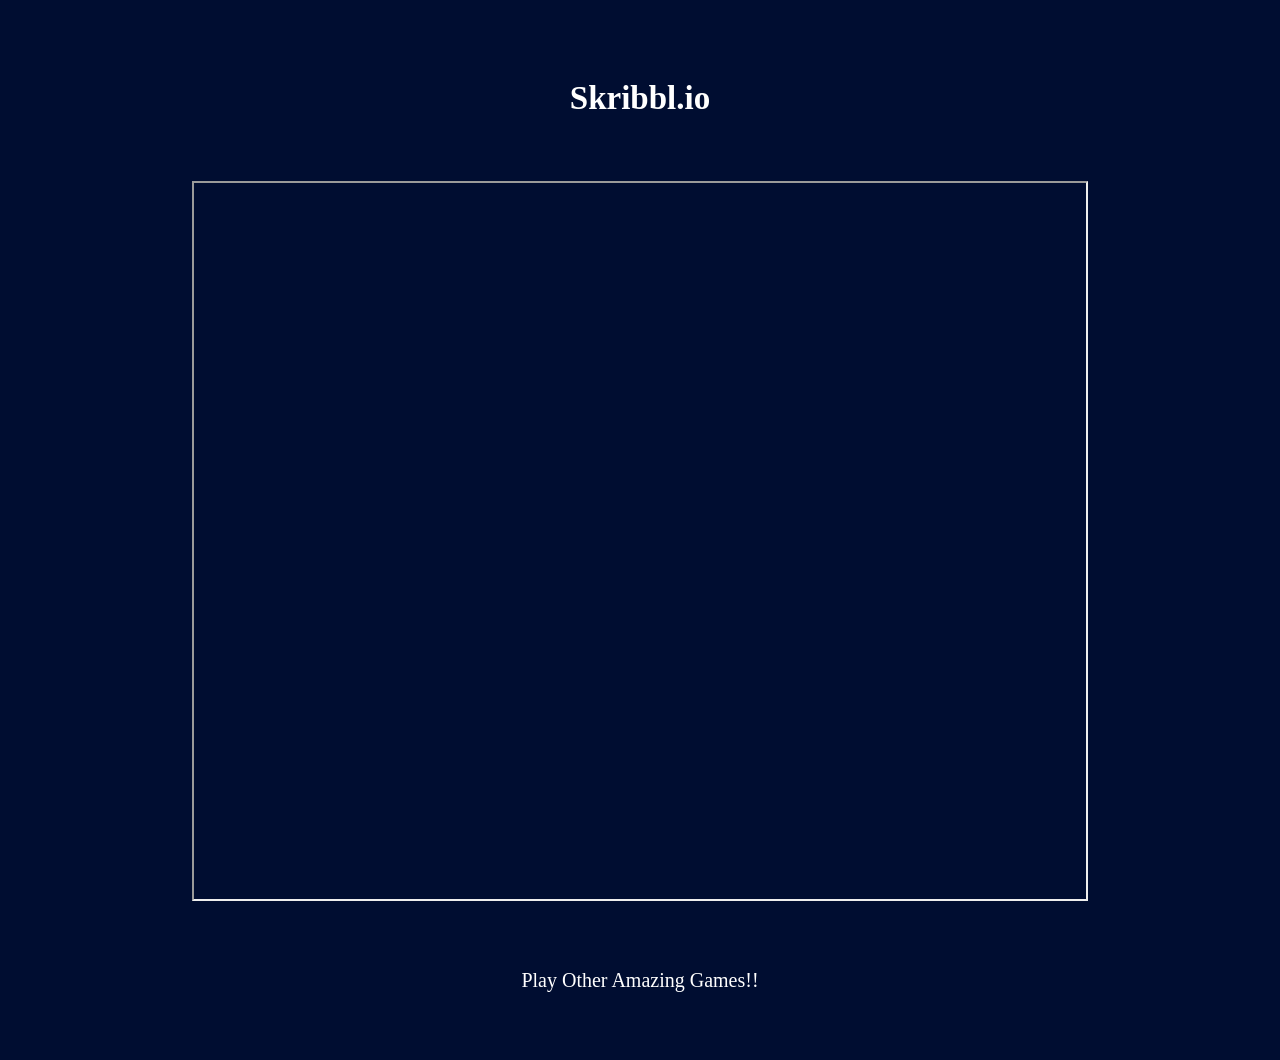
<file: link/Games/skribbl.html>
<!DOCTYPE html>
<html lang="en">
<head>
    <meta charset="UTF-8">
    <meta http-equiv="X-UA-Compatible" content="IE=edge">
    <meta name="viewport" content="width=device-width, initial-scale=1.0">
    <title>Play Now</title>
    <link rel="stylesheet" href="/css/game.css">
</head>
<body>
    <div class="main-container">
        <div class="game-head">
            <h2>Skribbl.io</h2>
        </div>
        <div class="game-section">
            <iframe src="https://skribbl.io/" class="game-frame"></iframe>
        </div>
        <div class="other">
            <div class="other-head">
                <p>Play Other Amazing Games!!</p>
            </div>
        </div>
    </div>
</body>
</html>
</file>
<file: style.css>
* {
	font-family: 'Montserrat', sans-serif;
}
.bg-light {
	background-color: transparent !important;
}
.carousel-item {
	height: 100vh;
	min-height: 300px;
}
.carousel-caption {
	bottom: 220px;
}
.carousel-caption h5 {
	font-size: 45px;
	text-transform: uppercase;
	letter-spacing: 2px;
	margin-top: 25px;
}
.carousel-caption p {
	width: 60%;
	margin: auto;
	font-size: 18px;
	line-height: 1.9;
}
.carousel-caption a {
	text-transform: uppercase;
	text-decoration: none;
	background: darkorange;
	padding: 10px 30px;
	display: inline-block;
	color: #000;
	margin-top: 15px;
}
.navbar-nav a {
	font-size: 18px;
	text-transform: uppercase;
	font-weight: bold;
    
}
.navbar-light .navbar-brand {
	color: rgb(255, 238, 0);
	font-size: 25px;
	text-transform: uppercase;
	font-weight: bold;
	letter-spacing: 2px;
}
.navbar-light .navbar-brand:focus, .navbar-light .navbar-brand:hover {
	color: #fff;
}
.navbar-light .navbar-nav .nav-link {
	color: rgb(255, 238, 0);
}
.navbar-light .navbar-nav .nav-link:focus, .navbar-light .navbar-nav .nav-link:hover {
	color: #fff;
}
.w-100 {
	height: 100vh;
}
.navbar-toggler {
	padding: 1px 5px;
	font-size: 18px;
	line-height: 0.3;
	background: rgb(255, 238, 0);
}
@media only screen and (max-width: 767px) {
	.navbar-nav {
		text-align: center;
		background: rgba(0, 0, 0, 0.5);
	}
	.carousel-caption {
		bottom: 165px;
	}
	.carousel-caption h5 {
		font-size: 17px;
	}
	.carousel-caption a {
		padding: 10px 15px;
		font-size: 15px;
	}
}
</file>
<file: css/style.css>
* {
	font-family: 'Montserrat', sans-serif;
    margin: 0%;
    padding: 0%;
    box-sizing: border-box;
}

/* navbar */

.bg-light {
	background-color: transparent !important;
}
.carousel-item {
	height: 100vh;
	min-height: 300px;
}
.carousel-caption {
	bottom: 220px;
}
.carousel-caption h5 {
	font-size: 45px;
	text-transform: uppercase;
	letter-spacing: 2px;
	margin-top: 25px;
}
.carousel-caption p {
	width: 60%;
	margin: auto;
	font-size: 18px;
	line-height: 1.9;
}
.carousel-caption a {
	text-transform: uppercase;
	text-decoration: none;
	background: darkorange;
	padding: 10px 30px;
	display: inline-block;
	color: #000;
	margin-top: 15px;
}
.navbar-nav a {
	font-size: 18px;
	text-transform: uppercase;
	font-weight: bold;
    
}
.navbar-light .navbar-brand {
	color: rgb(255, 238, 0);
	font-size: 25px;
	text-transform: uppercase;
	font-weight: bold;
	letter-spacing: 2px;
}
.navbar-light .navbar-brand:focus, .navbar-light .navbar-brand:hover {
	color: #fff;
}
.navbar-light .navbar-nav .nav-link {
	color: rgb(255, 238, 0);
}
.navbar-light .navbar-nav .nav-link:focus, .navbar-light .navbar-nav .nav-link:hover {
	color: #fff;
}
.w-100 {
	height: 100vh;
}
.navbar-toggler {
	padding: 1px 5px;
	font-size: 18px;
	line-height: 0.3;
	background: rgb(255, 238, 0);
}
@media only screen and (max-width: 767px) {
	.navbar-nav {
		text-align: center;
		background: rgba(0, 0, 0, 0.5);
	}
	.carousel-caption {
		bottom: 165px;
	}
	.carousel-caption h5 {
		font-size: 17px;
	}
	.carousel-caption a {
		padding: 10px 15px;
		font-size: 15px;
	}
}

/* Game Cards */
.gamelist{
  margin: 4rem 0;
  font-size: 24px;
  font-weight: 700;
  text-align: center;
}

.item{
  margin: 0 1.5rem;
}

.card-img-top{
  width: 100%;
  height: 200px;
}

.owl-carousel{
  /* padding: 4rem 0; */
  max-width: 1024px;
  margin: 0 auto;
  display: flex;
  flex-direction: column;

}

.owl-item {
  width: auto;
}


/* Footer */

footer{
  margin: 4rem 0 0 0;
}
.ftco-footer {
  font-size: 16px;
  background: #000000;
  padding: 7em 0;
  z-index: 0;
}

.ftco-section {
  padding: 6em 0;
  position: relative;
}

.ftco-footer .ftco-footer-widget h2 {
  font-weight: normal;
  color: #fff;
  margin-bottom: 40px;
  font-size: 22px;
  font-weight: 900;
}
.ftco-footer .ftco-heading-2 {
  font-size: 17px;
  font-weight: 400;
  color: #000000;
}
.ftco-footer p {
  color: rgba(255, 255, 255, 0.7);
}
p {
  margin-top: 0;
  margin-bottom: 1rem;
}

.ftco-footer-widget img{
  margin-right: 10px;
}
.ftco-footer .ftco-footer-widget ul li a {
  color: rgba(255, 255, 255, 0.4);
}
.ftco-footer-social a {
  height: 50px;
  width: 50px;
  display: flex;
  float: left;
  background: rgba(255, 255, 255, 0.1);
  background: #00bd56;
  border-radius: 50%;
  position: relative;
  justify-content: center;
  align-items: center;
  text-decoration: none;
  margin-bottom: 10px;
}
.ftco-footer a {
  color: rgba(255, 255, 255, 0.7);
}
.block-23 ul li, .block-23 ul li > a {
  display: table;
  line-height: 1.5;
  margin-bottom: 15px;
}
.block-23 ul li .icon, .block-23 ul li .text {
  display: table-cell;
  vertical-align: top;
}
.block-23 ul li span {
  color: rgba(255, 255, 255, 0.7);
}

.fab{
  color:black;
}

/* .container-fluid{
    display: flex;
    flex-direction: column;
    flex-wrap: nowrap;
    align-items: center;
} */

.ah1 *{
  transition: transform 0.5s;
}

.ah1:hover *{
  transform: scale(1.1);
}


footer a{
  text-decoration: none;
}
</file>
<file: video.css>
*{
    margin: 0%;
    padding: 0%;
    box-sizing: border-box;
}
body{
    background-color: rgb(0, 13, 49);
}
.main-container{
    height: 100vh;
    margin: 5rem;
}
.video-head{
    text-align: center;
    font-size: 22px;
    color: white;
}
.video-frame{
    width: 70vw;
    height: 80vh;
}
.video-section{
    max-width: fit-content;
    margin: 4rem auto 0 auto;
}
.other{
    margin: 4rem 0 0 0;
}
.other-head{
    text-align: center;
    color: white;
    font-size: 20px;
}
</file>
<file: game.css>
*{
    margin: 0%;
    padding: 0%;
    box-sizing: border-box;
}
body{
    background-color: rgb(0, 13, 49);
}
.main-container{
    height: 100vh;
    margin: 5rem;
}
.game-head{
    text-align: center;
    font-size: 22px;
    color: white;
}
.game-frame{
    width: 70vw;
    height: 80vh;
}
.game-section{
    max-width: fit-content;
    margin: 4rem auto 0 auto;
}
.other{
    margin: 4rem 0 0 0;
}
.other-head{
    text-align: center;
    color: white;
    font-size: 20px;
}
</file>
<file: css/gallery.css>
body{
	line-height: 1.5;
	font-family: sans-serif;
	background-image: url("../assets/Gallery/background.jpg");
}
*{
	margin:0;
	box-sizing: border-box;
}
.rrr{
	background-color:#861657;
	background-image :linear-gradient(326deg, #861657 0%, #ffa69e 74%);
	
	color:  #a4508b;
	background-image: linear-gradient(326deg, #a4508b 0%, #5f0a87 74%,);
}
.container{
	max-width: 1170px;
	margin:auto;
}
.row{
	display: flex;
	flex-wrap: wrap;
}
img{
	max-width: 100%;
	vertical-align: middle;
}
/*.gallery*/
.gallery{
	width: 100%;
	display: block;
	min-height: 100vh;
	
	padding: 100px 0;
}
.gallery .gallery-filter{
	padding: 0 15px;
	width: 100%;
	text-align: center;
	margin-bottom: 20px;
}
.gallery .gallery-filter .filter-item{
	color: #ffffff;
	font-size: 18px;
	text-transform: uppercase;
	display: inline-block;
	margin:0 10px;
	cursor: pointer;
	border-bottom: 2px solid transparent;
	line-height: 1.2;
	transition: all 0.3s ease;
}
.gallery .gallery-filter .filter-item.active{
	color: #ff9800;
	border-color : #ff9800;
}
.gallery .gallery-item{
	width: calc(100% / 3);
	padding: 15px;
}
.gallery .gallery-item-inner img{
	width: 100%;
}
.gallery .gallery-item.show{
	animation: fadeIn 0.5s ease;
}
@keyframes fadeIn{
	0%{
		opacity: 0;
	}
	100%{
		opacity: 1;
	}
}
.gallery .gallery-item.hide{
	display: none;
}

/*responsive*/
@media(max-width: 991px){
	.gallery .gallery-item{
		width: 50%;
	}
}
@media(max-width: 767px){
    .gallery .gallery-item{
		width: 100%;
	}	
	.gallery .gallery-filter .filter-item{
		margin-bottom: 10px;
	}
}
</file>
<file: assets/css/footer.css>
body {
  display: grid;
  grid-template-rows: 1fr 10rem auto;
  grid-template-areas: "main" "." "footer";
  overflow-x: hidden;
  background: #F5F7FA;
  min-height: 100vh;
  font-family: "Open Sans", sans-serif;
}
body .footer {
  z-index: 1;
  --footer-background:#6855ed;;
  display: grid;
  position: relative;
  grid-area: footer;
  min-height: 12rem;
}
body .footer .bubbles {
  position: absolute;
  top: 0;
  left: 0;
  right: 0;
  height: 1rem;
  background: #00fff3;
  filter: url("#blob");
}
body .footer .bubbles .bubble {
  position: absolute;
  left: var(--position, 50%);
  background: var(--footer-background);
  border-radius: 100%;
  -webkit-animation: bubble-size var(--time, 4s) ease-in infinite var(--delay, 0s), bubble-move var(--time, 4s) ease-in infinite var(--delay, 0s);
          animation: bubble-size var(--time, 4s) ease-in infinite var(--delay, 0s), bubble-move var(--time, 4s) ease-in infinite var(--delay, 0s);
  transform: translate(-50%, 100%);
}
body .footer .content {
  z-index: 2;
  display: grid;
  grid-template-columns: 1fr auto;
  grid-gap: 4rem;
  padding: 2rem;
  background: var(--footer-background);
}
body .footer .content a, body .footer .content p {
  color: #F5F7FA;
  text-decoration: none;
}
body .footer .content b {
  color: white;
}
body .footer .content p {
  margin: 0;
  font-size: 0.75rem;
}
body .footer .content > div {
  display: flex;
  flex-direction: column;
  justify-content: center;
}
body .footer .content > div > div {
  margin: 0.25rem 0;
}
body .footer .content > div > div > * {
  margin-right: 0.5rem;
}
body .footer .content > div .image {
  align-self: center;
  width: 4rem;
  height: 4rem;
  margin: 0.25rem 0;
  background-size: cover;
  background-position: center;
}

@-webkit-keyframes bubble-size {
  0%, 75% {
    width: var(--size, 4rem);
    height: var(--size, 4rem);
  }
  100% {
    width: 0rem;
    height: 0rem;
  }
}

@keyframes bubble-size {
  0%, 75% {
    width: var(--size, 4rem);
    height: var(--size, 4rem);
  }
  100% {
    width: 0rem;
    height: 0rem;
  }
}
@-webkit-keyframes bubble-move {
  0% {
    bottom: -4rem;
  }
  100% {
    bottom: var(--distance, 10rem);
  }
}
@keyframes bubble-move {
  0% {
    bottom: -4rem;
  }
  100% {
    bottom: var(--distance, 10rem);
  }
}
</file>
<file: assets/css/copyright.css>
footer {
  position: relative;
  bottom: 0;
  width: 100%;
  /* background-color: #571581; */
  padding: 1rem 0;
  text-align: center;
  color:white;
}

footer .copyright a {
  display: inline-block;
  font-weight: 700;
  color: black;
  /* background-color: white; */
  padding: 3px;
  width: fit-content;
  border-radius: 5px;
}

footer .copyright a:hover {
  color: #42caff;
  font-weight: 800;
}

footer .copyright .logo-bottom {
  height: 30px;
  width: 30px;
  vertical-align: middle;
}
</file>
<file: css/game.css>
*{
    margin: 0%;
    padding: 0%;
    box-sizing: border-box;
}
body{
    background-color: rgb(0, 13, 49);
}
.main-container{
    height: 100vh;
    margin: 5rem;
}
.game-head{
    text-align: center;
    font-size: 22px;
    color: white;
}
.game-frame{
    width: 70vw;
    height: 80vh;
}
.game-section{
    max-width: fit-content;
    margin: 4rem auto 0 auto;
}
.other{
    margin: 4rem 0 0 0;
}
.other-head{
    text-align: center;
    color: white;
    font-size: 20px;
}
</file>
